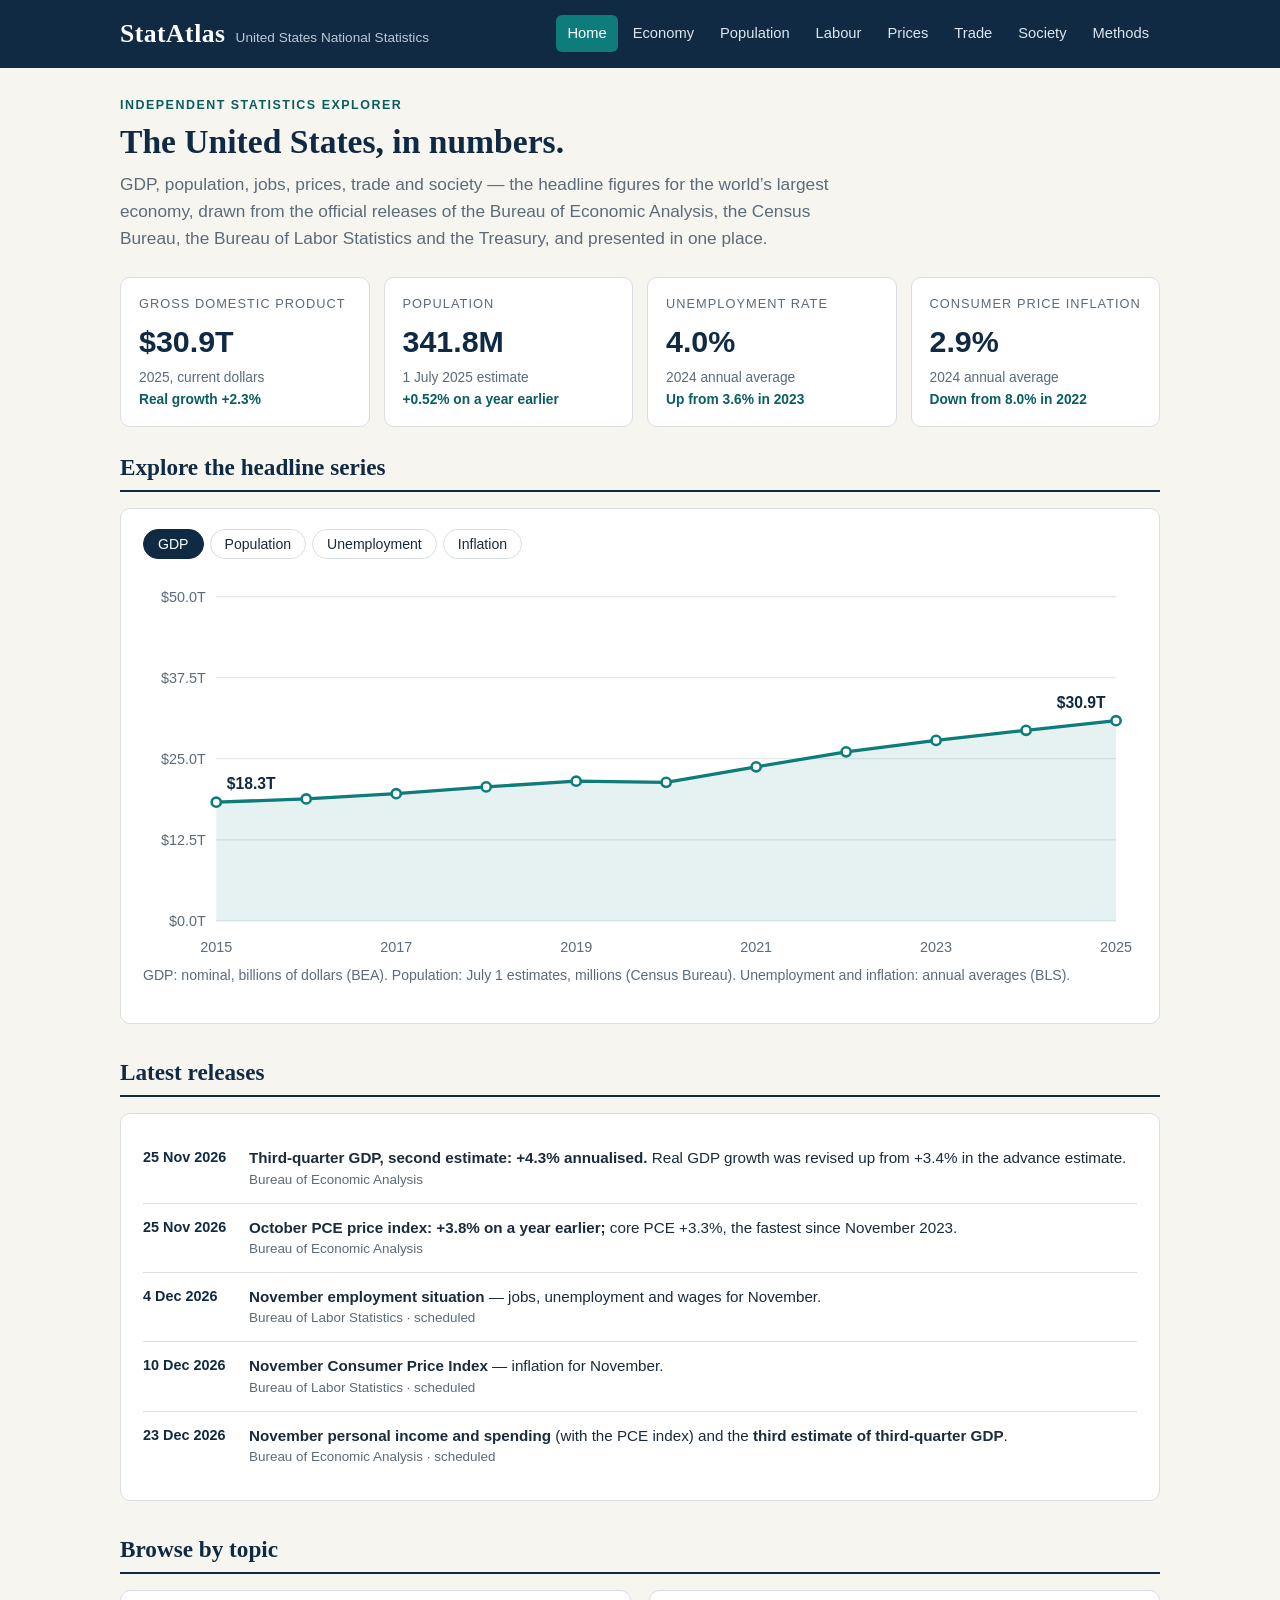
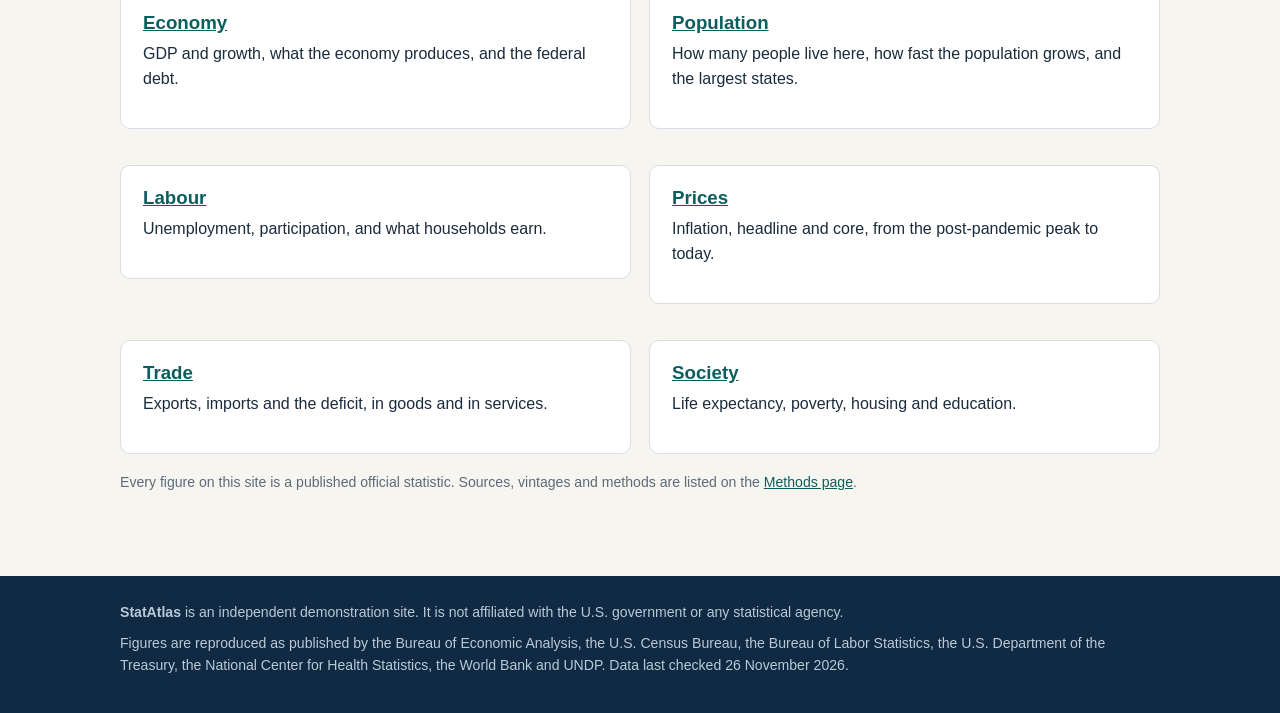
<file: app/index.html>
<!DOCTYPE html>
<html lang="en">
<head>
<meta charset="utf-8">
<meta name="viewport" content="width=device-width, initial-scale=1">
<title>StatAtlas — United States National Statistics</title>
<meta name="description" content="An independent explorer for United States national statistics: GDP, population, jobs, prices, trade and society, with real published figures.">
<link rel="stylesheet" href="css/style.css">
</head>
<body>
<header class="site-header">
  <div class="header-inner">
    <a class="wordmark" href="index.html"><strong>StatAtlas</strong><span>United States National Statistics</span></a>
    <button id="navToggle" aria-expanded="false" aria-controls="siteNav">Menu</button>
    <nav id="siteNav" aria-label="Sections">
      <ul>
        <li><a class="current" href="index.html">Home</a></li>
        <li><a href="economy.html">Economy</a></li>
        <li><a href="population.html">Population</a></li>
        <li><a href="labour.html">Labour</a></li>
        <li><a href="prices.html">Prices</a></li>
        <li><a href="trade.html">Trade</a></li>
        <li><a href="society.html">Society</a></li>
        <li><a href="methods.html">Methods</a></li>
      </ul>
    </nav>
  </div>
</header>

<main class="wrap">
  <div class="hero">
    <p class="eyebrow">Independent statistics explorer</p>
    <h1>The United States, in numbers.</h1>
    <p class="lede">GDP, population, jobs, prices, trade and society — the headline
    figures for the world&rsquo;s largest economy, drawn from the official
    releases of the Bureau of Economic Analysis, the Census Bureau, the
    Bureau of Labor Statistics and the Treasury, and presented in one place.</p>
  </div>

  <div class="kpis">
    <div class="kpi">
      <div class="k-label">Gross domestic product</div>
      <div class="k-value">$30.9T</div>
      <div class="k-sub">2025, current dollars</div>
      <div class="k-delta">Real growth +2.3%</div>
    </div>
    <div class="kpi">
      <div class="k-label">Population</div>
      <div class="k-value">341.8M</div>
      <div class="k-sub">1 July 2025 estimate</div>
      <div class="k-delta">+0.52% on a year earlier</div>
    </div>
    <div class="kpi">
      <div class="k-label">Unemployment rate</div>
      <div class="k-value">4.0%</div>
      <div class="k-sub">2024 annual average</div>
      <div class="k-delta">Up from 3.6% in 2023</div>
    </div>
    <div class="kpi">
      <div class="k-label">Consumer price inflation</div>
      <div class="k-value">2.9%</div>
      <div class="k-sub">2024 annual average</div>
      <div class="k-delta">Down from 8.0% in 2022</div>
    </div>
  </div>

  <section>
    <h2>Explore the headline series</h2>
    <div class="panel">
      <div class="seg" role="group" aria-label="Choose a series">
        <button class="seg-btn active" data-chart-target="dashChart" data-series="gdpNominal">GDP</button>
        <button class="seg-btn" data-chart-target="dashChart" data-series="population">Population</button>
        <button class="seg-btn" data-chart-target="dashChart" data-series="unemployment">Unemployment</button>
        <button class="seg-btn" data-chart-target="dashChart" data-series="cpiHeadline">Inflation</button>
      </div>
      <div class="chart" id="dashChart" data-chart="line" data-series="gdpNominal" data-aria="Headline indicator chart"></div>
      <p class="note">GDP: nominal, billions of dollars (BEA). Population: July 1 estimates,
      millions (Census Bureau). Unemployment and inflation: annual averages (BLS).</p>
    </div>
  </section>

  <section>
    <h2>Latest releases</h2>
    <div class="panel">
      <ul class="releases">
        <li>
          <span class="r-date">25 Nov 2026</span>
          <span class="r-body"><strong>Third-quarter GDP, second estimate: +4.3% annualised.</strong>
          Real GDP growth was revised up from +3.4% in the advance estimate.
          <small>Bureau of Economic Analysis</small></span>
        </li>
        <li>
          <span class="r-date">25 Nov 2026</span>
          <span class="r-body"><strong>October PCE price index: +3.8% on a year earlier;</strong>
          core PCE +3.3%, the fastest since November 2023.
          <small>Bureau of Economic Analysis</small></span>
        </li>
        <li>
          <span class="r-date">4 Dec 2026</span>
          <span class="r-body"><strong>November employment situation</strong> — jobs, unemployment
          and wages for November.
          <small>Bureau of Labor Statistics · scheduled</small></span>
        </li>
        <li>
          <span class="r-date">10 Dec 2026</span>
          <span class="r-body"><strong>November Consumer Price Index</strong> — inflation for November.
          <small>Bureau of Labor Statistics · scheduled</small></span>
        </li>
        <li>
          <span class="r-date">23 Dec 2026</span>
          <span class="r-body"><strong>November personal income and spending</strong> (with the PCE
          index) and the <strong>third estimate of third-quarter GDP</strong>.
          <small>Bureau of Economic Analysis · scheduled</small></span>
        </li>
      </ul>
    </div>
  </section>

  <section>
    <h2>Browse by topic</h2>
    <div class="grid-2-equal">
      <div class="panel"><h3><a href="economy.html">Economy</a></h3>
        <p>GDP and growth, what the economy produces, and the federal debt.</p></div>
      <div class="panel"><h3><a href="population.html">Population</a></h3>
        <p>How many people live here, how fast the population grows, and the largest states.</p></div>
      <div class="panel"><h3><a href="labour.html">Labour</a></h3>
        <p>Unemployment, participation, and what households earn.</p></div>
      <div class="panel"><h3><a href="prices.html">Prices</a></h3>
        <p>Inflation, headline and core, from the post-pandemic peak to today.</p></div>
      <div class="panel"><h3><a href="trade.html">Trade</a></h3>
        <p>Exports, imports and the deficit, in goods and in services.</p></div>
      <div class="panel"><h3><a href="society.html">Society</a></h3>
        <p>Life expectancy, poverty, housing and education.</p></div>
    </div>
    <p class="note">Every figure on this site is a published official statistic. Sources,
    vintages and methods are listed on the <a href="methods.html">Methods page</a>.</p>
  </section>
</main>

<footer class="site-footer">
  <div class="footer-inner">
    <p><strong>StatAtlas</strong> is an independent demonstration site. It is not
    affiliated with the U.S. government or any statistical agency.</p>
    <p>Figures are reproduced as published by the Bureau of Economic Analysis, the
    U.S. Census Bureau, the Bureau of Labor Statistics, the U.S. Department of the
    Treasury, the National Center for Health Statistics, the World Bank and UNDP.
    Data last checked <span data-updated>26 November 2026</span>.</p>
  </div>
</footer>

<script src="js/data.js"></script>
<script src="js/charts.js"></script>
<script src="js/app.js"></script>
</body>
</html>
</file>
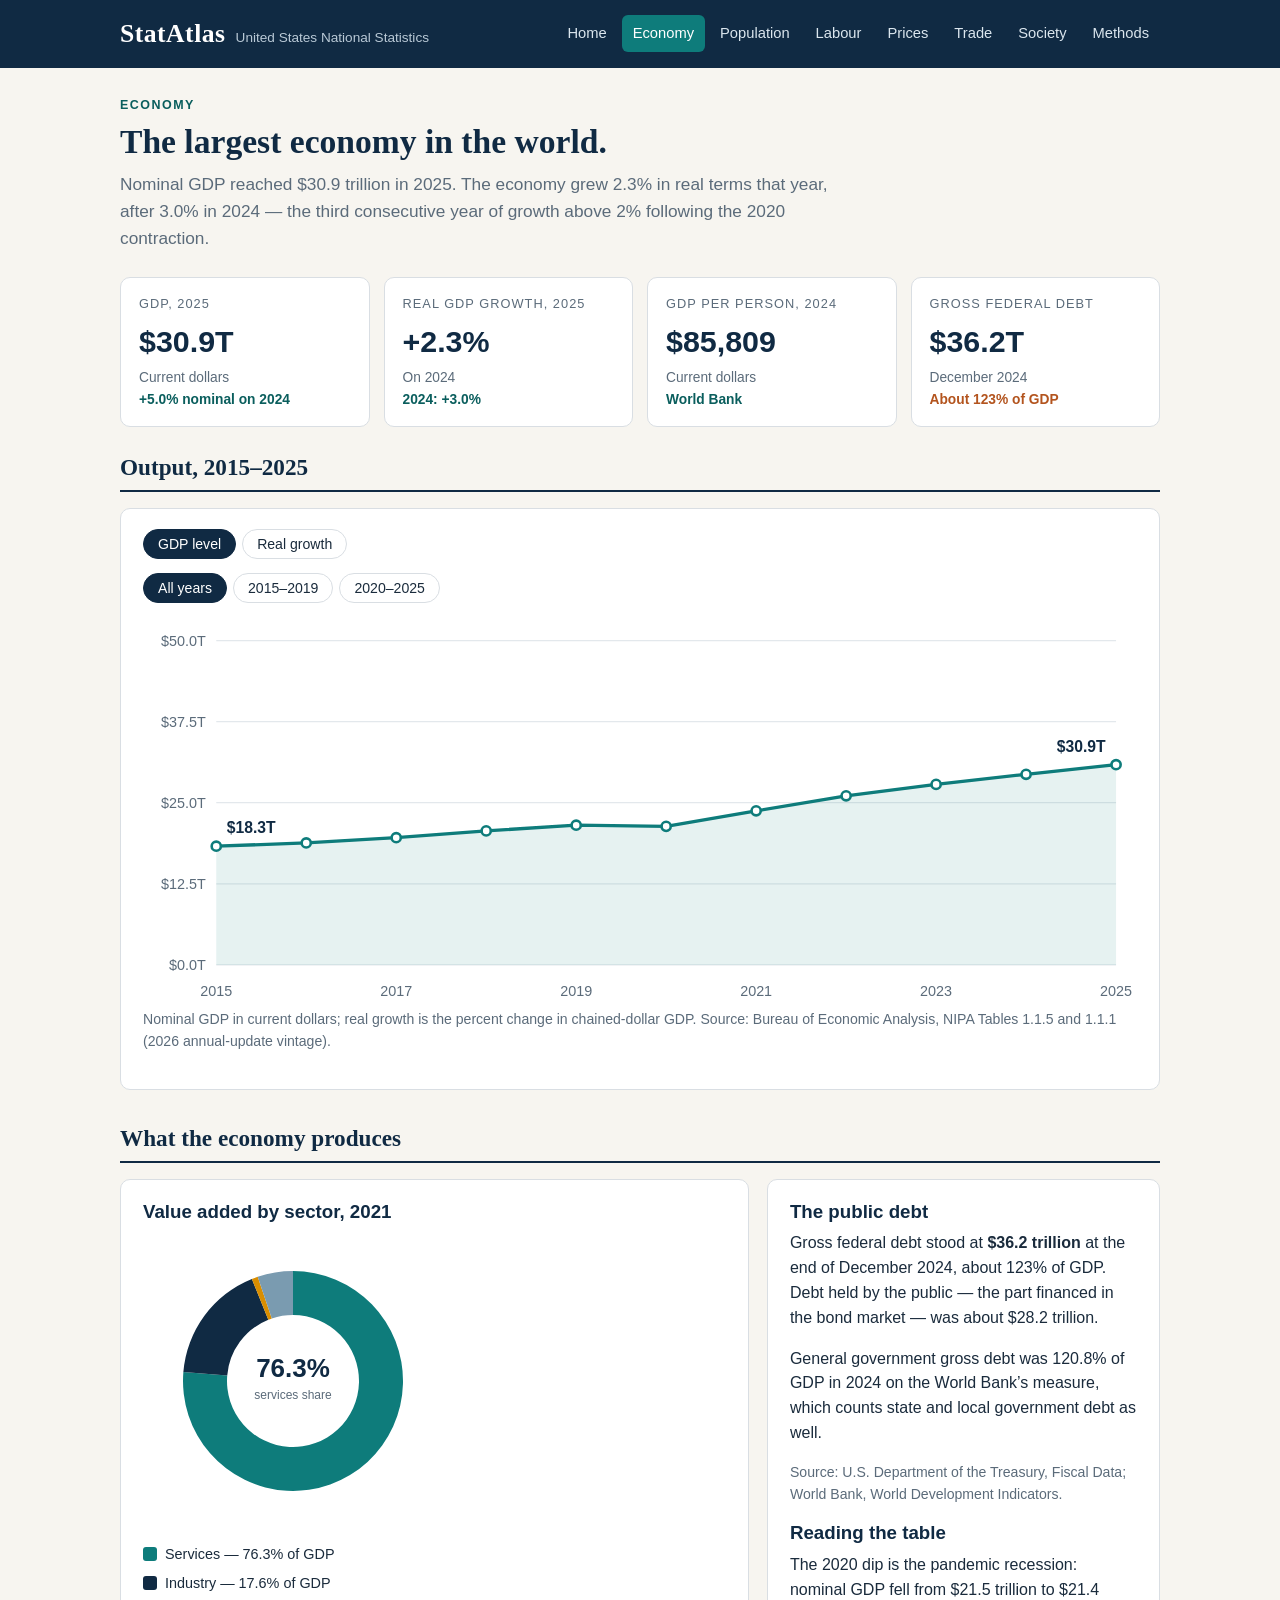
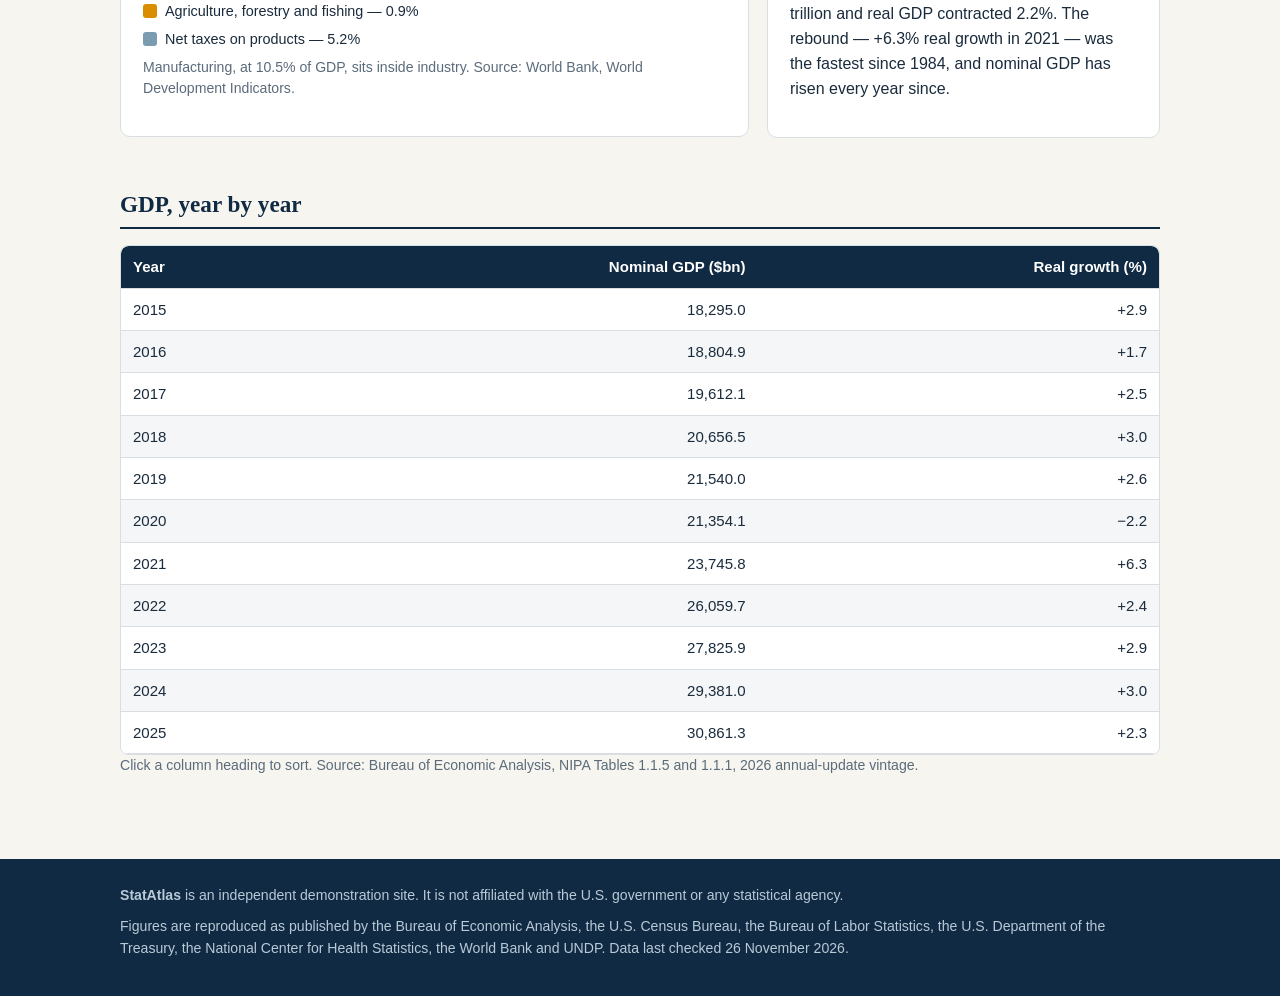
<file: app/economy.html>
<!DOCTYPE html>
<html lang="en">
<head>
<meta charset="utf-8">
<meta name="viewport" content="width=device-width, initial-scale=1">
<title>Economy — StatAtlas: United States National Statistics</title>
<meta name="description" content="United States GDP and growth, what the economy produces, and the federal debt. Real published figures from the BEA and the Treasury.">
<link rel="stylesheet" href="css/style.css">
</head>
<body>
<header class="site-header">
  <div class="header-inner">
    <a class="wordmark" href="index.html"><strong>StatAtlas</strong><span>United States National Statistics</span></a>
    <button id="navToggle" aria-expanded="false" aria-controls="siteNav">Menu</button>
    <nav id="siteNav" aria-label="Sections">
      <ul>
        <li><a href="index.html">Home</a></li>
        <li><a class="current" href="economy.html">Economy</a></li>
        <li><a href="population.html">Population</a></li>
        <li><a href="labour.html">Labour</a></li>
        <li><a href="prices.html">Prices</a></li>
        <li><a href="trade.html">Trade</a></li>
        <li><a href="society.html">Society</a></li>
        <li><a href="methods.html">Methods</a></li>
      </ul>
    </nav>
  </div>
</header>

<main class="wrap">
  <div class="hero">
    <p class="eyebrow">Economy</p>
    <h1>The largest economy in the world.</h1>
    <p class="lede">Nominal GDP reached $30.9 trillion in 2025. The economy grew 2.3% in
    real terms that year, after 3.0% in 2024 — the third consecutive year of
    growth above 2% following the 2020 contraction.</p>
  </div>

  <div class="kpis">
    <div class="kpi">
      <div class="k-label">GDP, 2025</div>
      <div class="k-value">$30.9T</div>
      <div class="k-sub">Current dollars</div>
      <div class="k-delta">+5.0% nominal on 2024</div>
    </div>
    <div class="kpi">
      <div class="k-label">Real GDP growth, 2025</div>
      <div class="k-value">+2.3%</div>
      <div class="k-sub">On 2024</div>
      <div class="k-delta">2024: +3.0%</div>
    </div>
    <div class="kpi">
      <div class="k-label">GDP per person, 2024</div>
      <div class="k-value">$85,809</div>
      <div class="k-sub">Current dollars</div>
      <div class="k-delta">World Bank</div>
    </div>
    <div class="kpi">
      <div class="k-label">Gross federal debt</div>
      <div class="k-value">$36.2T</div>
      <div class="k-sub">December 2024</div>
      <div class="k-delta down">About 123% of GDP</div>
    </div>
  </div>

  <section>
    <h2>Output, 2015–2025</h2>
    <div class="panel">
      <div class="seg" role="group" aria-label="Choose a series">
        <button class="seg-btn active" data-chart-target="gdpChart" data-series="gdpNominal">GDP level</button>
        <button class="seg-btn" data-chart-target="gdpChart" data-series="gdpRealGrowth">Real growth</button>
      </div>
      <div class="seg" role="group" aria-label="Choose a period">
        <button class="seg-btn active" data-chart-target="gdpChart" data-range="all">All years</button>
        <button class="seg-btn" data-chart-target="gdpChart" data-range="2015-2019">2015–2019</button>
        <button class="seg-btn" data-chart-target="gdpChart" data-range="2020-2025">2020–2025</button>
      </div>
      <div class="chart" id="gdpChart" data-chart="line" data-series="gdpNominal" data-aria="GDP chart"></div>
      <p class="note">Nominal GDP in current dollars; real growth is the percent change in
      chained-dollar GDP. Source: Bureau of Economic Analysis, NIPA Tables 1.1.5
      and 1.1.1 (2026 annual-update vintage).</p>
    </div>
  </section>

  <section>
    <h2>What the economy produces</h2>
    <div class="grid-2">
      <div class="panel">
        <h3>Value added by sector, 2021</h3>
        <div class="chart" id="compDonut" data-donut="gdpComposition2021" data-center="76.3%" data-center-sub="services share" data-aria="GDP composition donut chart"></div>
        <ul class="legend">
          <li><span class="sw" style="background:#0e7c7b"></span>Services — 76.3% of GDP</li>
          <li><span class="sw" style="background:#102a43"></span>Industry — 17.6% of GDP</li>
          <li><span class="sw" style="background:#d98e00"></span>Agriculture, forestry and fishing — 0.9%</li>
          <li><span class="sw" style="background:#7a9bb0"></span>Net taxes on products — 5.2%</li>
        </ul>
        <p class="note">Manufacturing, at 10.5% of GDP, sits inside industry.
        Source: World Bank, World Development Indicators.</p>
      </div>
      <div class="panel">
        <h3>The public debt</h3>
        <p>Gross federal debt stood at <strong>$36.2 trillion</strong> at the end of
        December 2024, about 123% of GDP. Debt held by the public — the part
        financed in the bond market — was about $28.2 trillion.</p>
        <p>General government gross debt was 120.8% of GDP in 2024 on the World
        Bank&rsquo;s measure, which counts state and local government debt as well.</p>
        <p class="note">Source: U.S. Department of the Treasury, Fiscal Data;
        World Bank, World Development Indicators.</p>
        <h3>Reading the table</h3>
        <p>The 2020 dip is the pandemic recession: nominal GDP fell from $21.5
        trillion to $21.4 trillion and real GDP contracted 2.2%. The rebound —
        +6.3% real growth in 2021 — was the fastest since 1984, and nominal
        GDP has risen every year since.</p>
      </div>
    </div>
  </section>

  <section>
    <h2>GDP, year by year</h2>
    <div class="table-wrap">
      <table class="sortable">
        <thead>
          <tr>
            <th data-sort="0" data-type="number">Year</th>
            <th data-sort="1" data-type="number" class="num">Nominal GDP ($bn)</th>
            <th data-sort="2" data-type="number" class="num">Real growth (%)</th>
          </tr>
        </thead>
        <tbody>
          <tr><td>2015</td><td class="num">18,295.0</td><td class="num">+2.9</td></tr>
          <tr><td>2016</td><td class="num">18,804.9</td><td class="num">+1.7</td></tr>
          <tr><td>2017</td><td class="num">19,612.1</td><td class="num">+2.5</td></tr>
          <tr><td>2018</td><td class="num">20,656.5</td><td class="num">+3.0</td></tr>
          <tr><td>2019</td><td class="num">21,540.0</td><td class="num">+2.6</td></tr>
          <tr><td>2020</td><td class="num">21,354.1</td><td class="num">−2.2</td></tr>
          <tr><td>2021</td><td class="num">23,745.8</td><td class="num">+6.3</td></tr>
          <tr><td>2022</td><td class="num">26,059.7</td><td class="num">+2.4</td></tr>
          <tr><td>2023</td><td class="num">27,825.9</td><td class="num">+2.9</td></tr>
          <tr><td>2024</td><td class="num">29,381.0</td><td class="num">+3.0</td></tr>
          <tr><td>2025</td><td class="num">30,861.3</td><td class="num">+2.3</td></tr>
        </tbody>
      </table>
    </div>
    <p class="note">Click a column heading to sort. Source: Bureau of Economic Analysis,
    NIPA Tables 1.1.5 and 1.1.1, 2026 annual-update vintage.</p>
  </section>
</main>

<footer class="site-footer">
  <div class="footer-inner">
    <p><strong>StatAtlas</strong> is an independent demonstration site. It is not
    affiliated with the U.S. government or any statistical agency.</p>
    <p>Figures are reproduced as published by the Bureau of Economic Analysis, the
    U.S. Census Bureau, the Bureau of Labor Statistics, the U.S. Department of the
    Treasury, the National Center for Health Statistics, the World Bank and UNDP.
    Data last checked <span data-updated>26 November 2026</span>.</p>
  </div>
</footer>

<script src="js/data.js"></script>
<script src="js/charts.js"></script>
<script src="js/app.js"></script>
</body>
</html>
</file>
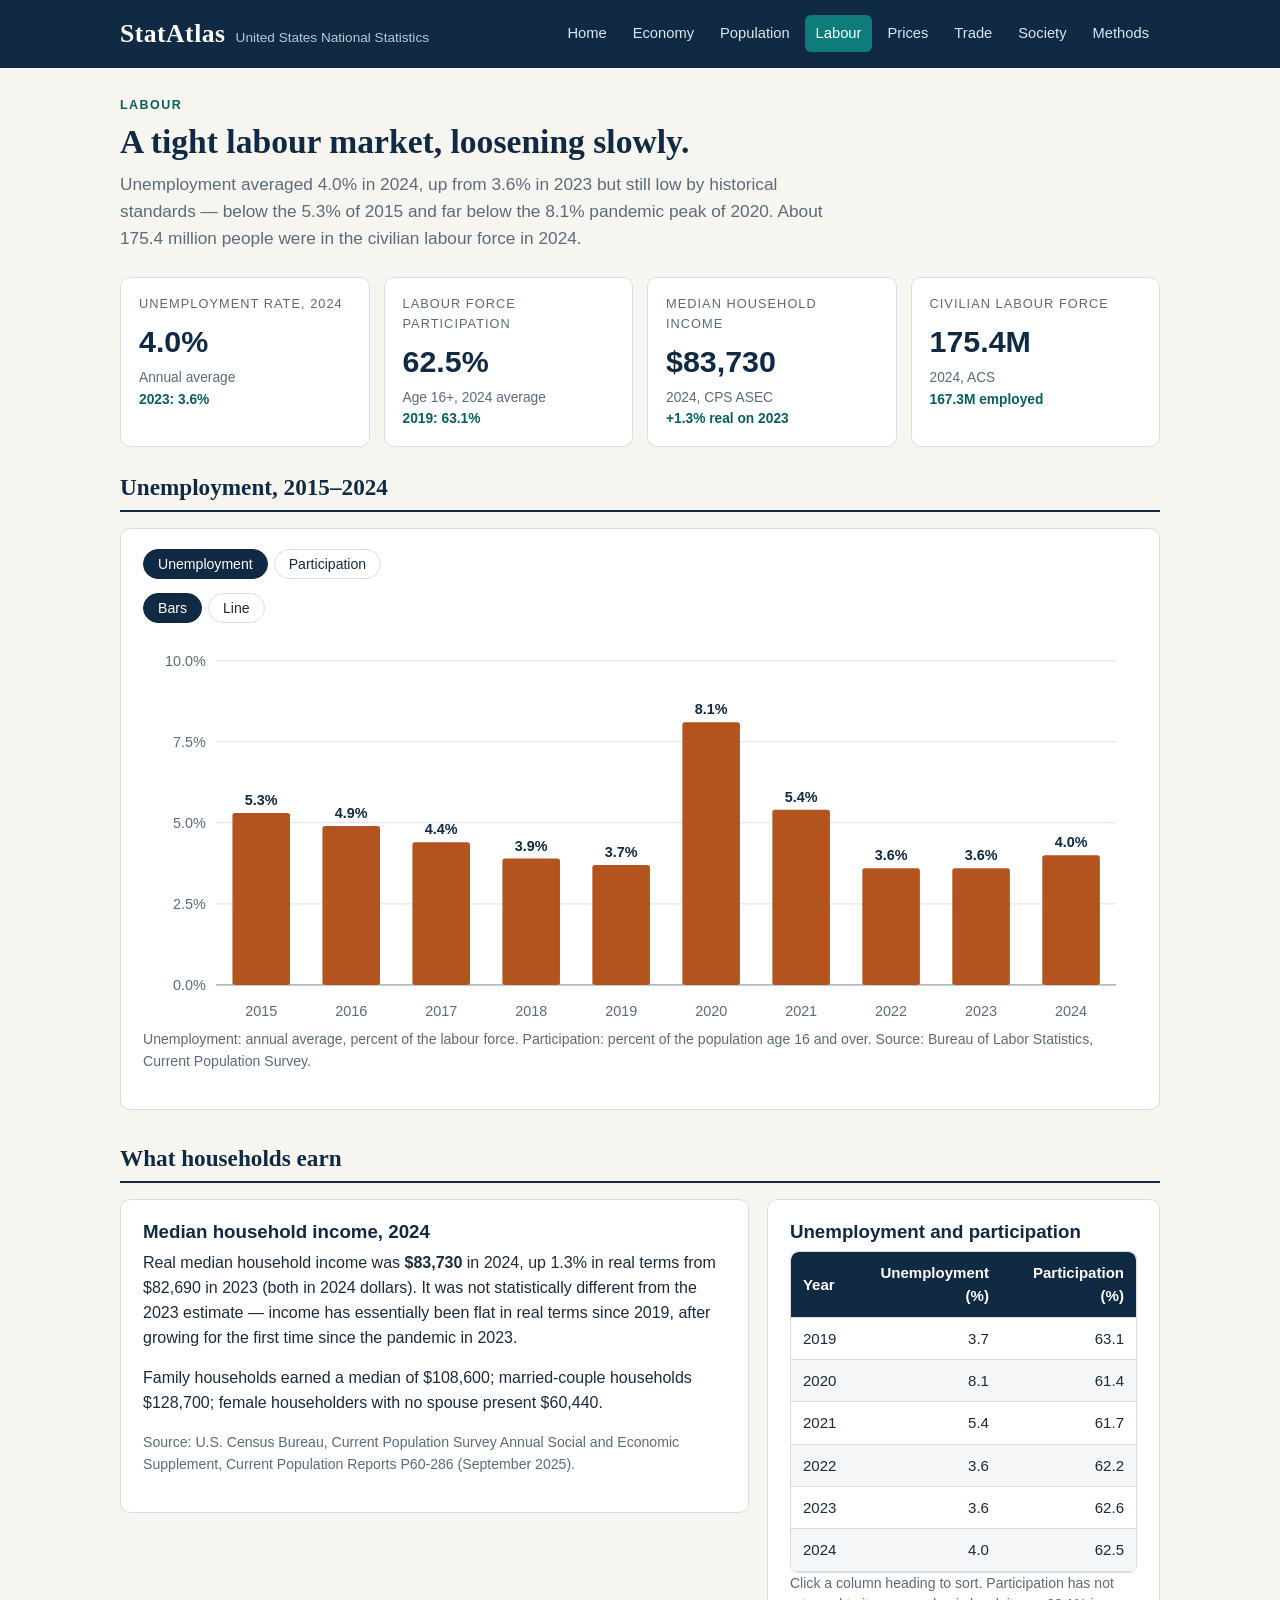
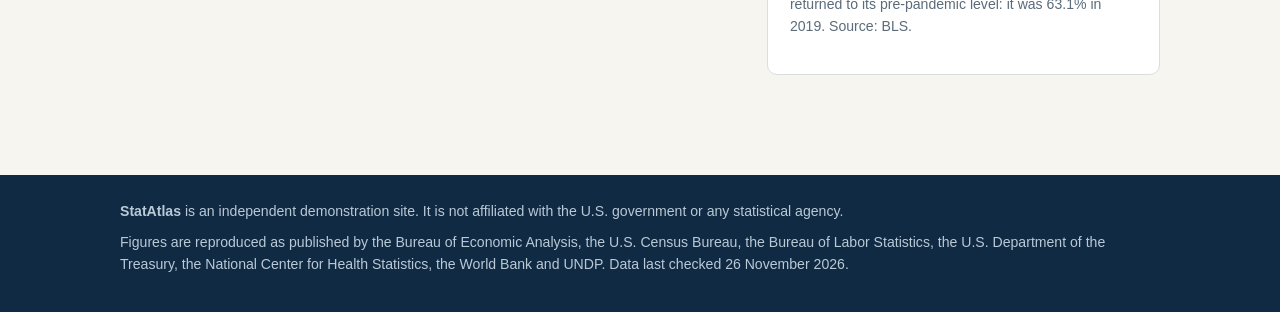
<file: app/labour.html>
<!DOCTYPE html>
<html lang="en">
<head>
<meta charset="utf-8">
<meta name="viewport" content="width=device-width, initial-scale=1">
<title>Labour — StatAtlas: United States National Statistics</title>
<meta name="description" content="United States unemployment, labour force participation and household income. Real published figures from the BLS and the Census Bureau.">
<link rel="stylesheet" href="css/style.css">
</head>
<body>
<header class="site-header">
  <div class="header-inner">
    <a class="wordmark" href="index.html"><strong>StatAtlas</strong><span>United States National Statistics</span></a>
    <button id="navToggle" aria-expanded="false" aria-controls="siteNav">Menu</button>
    <nav id="siteNav" aria-label="Sections">
      <ul>
        <li><a href="index.html">Home</a></li>
        <li><a href="economy.html">Economy</a></li>
        <li><a href="population.html">Population</a></li>
        <li><a class="current" href="labour.html">Labour</a></li>
        <li><a href="prices.html">Prices</a></li>
        <li><a href="trade.html">Trade</a></li>
        <li><a href="society.html">Society</a></li>
        <li><a href="methods.html">Methods</a></li>
      </ul>
    </nav>
  </div>
</header>

<main class="wrap">
  <div class="hero">
    <p class="eyebrow">Labour</p>
    <h1>A tight labour market, loosening slowly.</h1>
    <p class="lede">Unemployment averaged 4.0% in 2024, up from 3.6% in 2023 but still
    low by historical standards — below the 5.3% of 2015 and far below the
    8.1% pandemic peak of 2020. About 175.4 million people were in the
    civilian labour force in 2024.</p>
  </div>

  <div class="kpis">
    <div class="kpi">
      <div class="k-label">Unemployment rate, 2024</div>
      <div class="k-value">4.0%</div>
      <div class="k-sub">Annual average</div>
      <div class="k-delta">2023: 3.6%</div>
    </div>
    <div class="kpi">
      <div class="k-label">Labour force participation</div>
      <div class="k-value">62.5%</div>
      <div class="k-sub">Age 16+, 2024 average</div>
      <div class="k-delta">2019: 63.1%</div>
    </div>
    <div class="kpi">
      <div class="k-label">Median household income</div>
      <div class="k-value">$83,730</div>
      <div class="k-sub">2024, CPS ASEC</div>
      <div class="k-delta">+1.3% real on 2023</div>
    </div>
    <div class="kpi">
      <div class="k-label">Civilian labour force</div>
      <div class="k-value">175.4M</div>
      <div class="k-sub">2024, ACS</div>
      <div class="k-delta">167.3M employed</div>
    </div>
  </div>

  <section>
    <h2>Unemployment, 2015–2024</h2>
    <div class="panel">
      <div class="seg" role="group" aria-label="Choose a series">
        <button class="seg-btn active" data-chart-target="labChart" data-series="unemployment">Unemployment</button>
        <button class="seg-btn" data-chart-target="labChart" data-series="participation">Participation</button>
      </div>
      <div class="seg" role="group" aria-label="Choose a chart type">
        <button class="seg-btn active" data-chart-target="labChart" data-kind="bar">Bars</button>
        <button class="seg-btn" data-chart-target="labChart" data-kind="line">Line</button>
      </div>
      <div class="chart" id="labChart" data-chart="bar" data-series="unemployment" data-aria="Labour market chart"></div>
      <p class="note">Unemployment: annual average, percent of the labour force.
      Participation: percent of the population age 16 and over. Source: Bureau of
      Labor Statistics, Current Population Survey.</p>
    </div>
  </section>

  <section>
    <h2>What households earn</h2>
    <div class="grid-2">
      <div class="panel">
        <h3>Median household income, 2024</h3>
        <p>Real median household income was <strong>$83,730</strong> in 2024,
        up 1.3% in real terms from $82,690 in 2023 (both in 2024 dollars). It
        was not statistically different from the 2023 estimate — income has
        essentially been flat in real terms since 2019, after growing for the
        first time since the pandemic in 2023.</p>
        <p>Family households earned a median of $108,600; married-couple
        households $128,700; female householders with no spouse present $60,440.</p>
        <p class="note">Source: U.S. Census Bureau, Current Population Survey
        Annual Social and Economic Supplement, Current Population Reports
        P60-286 (September 2025).</p>
      </div>
      <div class="panel">
        <h3>Unemployment and participation</h3>
        <div class="table-wrap">
          <table class="sortable">
            <thead>
              <tr>
                <th data-sort="0" data-type="number">Year</th>
                <th data-sort="1" data-type="number" class="num">Unemployment (%)</th>
                <th data-sort="2" data-type="number" class="num">Participation (%)</th>
              </tr>
            </thead>
            <tbody>
              <tr><td>2019</td><td class="num">3.7</td><td class="num">63.1</td></tr>
              <tr><td>2020</td><td class="num">8.1</td><td class="num">61.4</td></tr>
              <tr><td>2021</td><td class="num">5.4</td><td class="num">61.7</td></tr>
              <tr><td>2022</td><td class="num">3.6</td><td class="num">62.2</td></tr>
              <tr><td>2023</td><td class="num">3.6</td><td class="num">62.6</td></tr>
              <tr><td>2024</td><td class="num">4.0</td><td class="num">62.5</td></tr>
            </tbody>
          </table>
        </div>
        <p class="note">Click a column heading to sort. Participation has not
        returned to its pre-pandemic level: it was 63.1% in 2019. Source: BLS.</p>
      </div>
    </div>
  </section>
</main>

<footer class="site-footer">
  <div class="footer-inner">
    <p><strong>StatAtlas</strong> is an independent demonstration site. It is not
    affiliated with the U.S. government or any statistical agency.</p>
    <p>Figures are reproduced as published by the Bureau of Economic Analysis, the
    U.S. Census Bureau, the Bureau of Labor Statistics, the U.S. Department of the
    Treasury, the National Center for Health Statistics, the World Bank and UNDP.
    Data last checked <span data-updated>26 November 2026</span>.</p>
  </div>
</footer>

<script src="js/data.js"></script>
<script src="js/charts.js"></script>
<script src="js/app.js"></script>
</body>
</html>
</file>
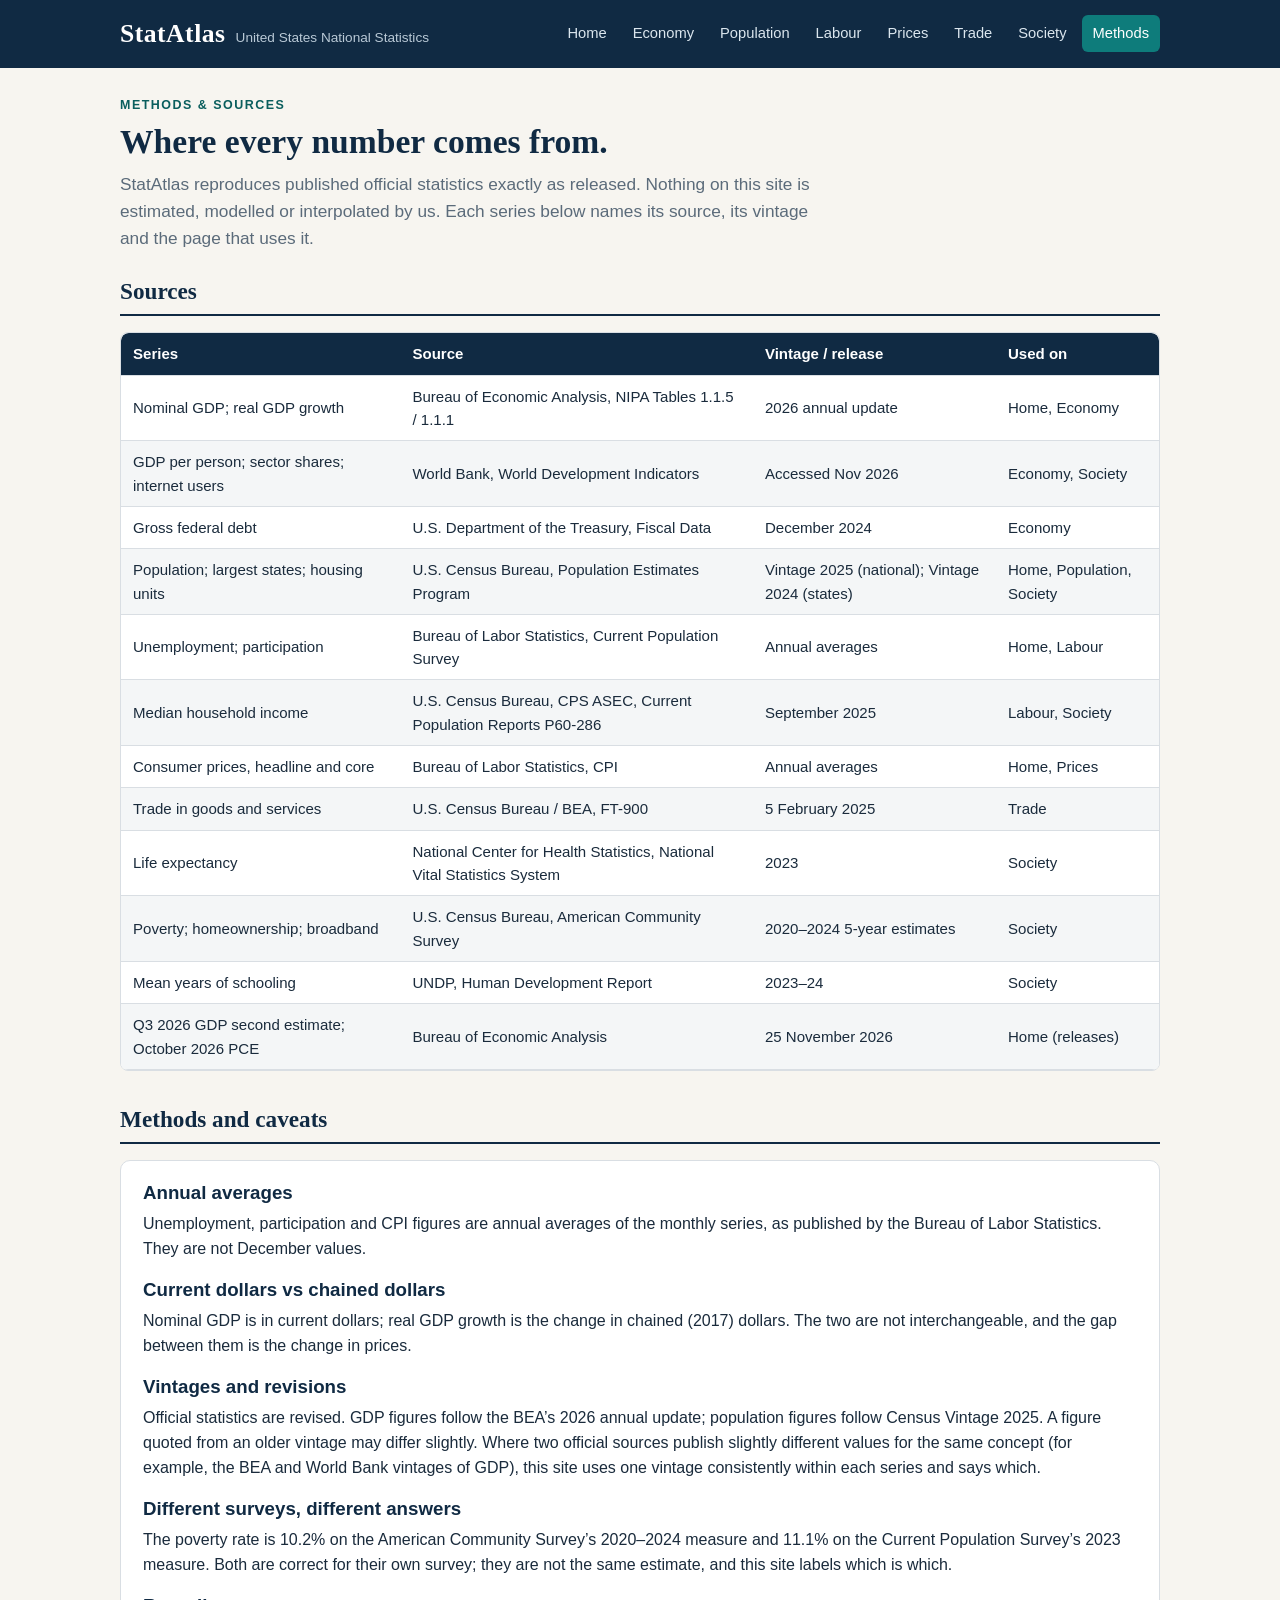
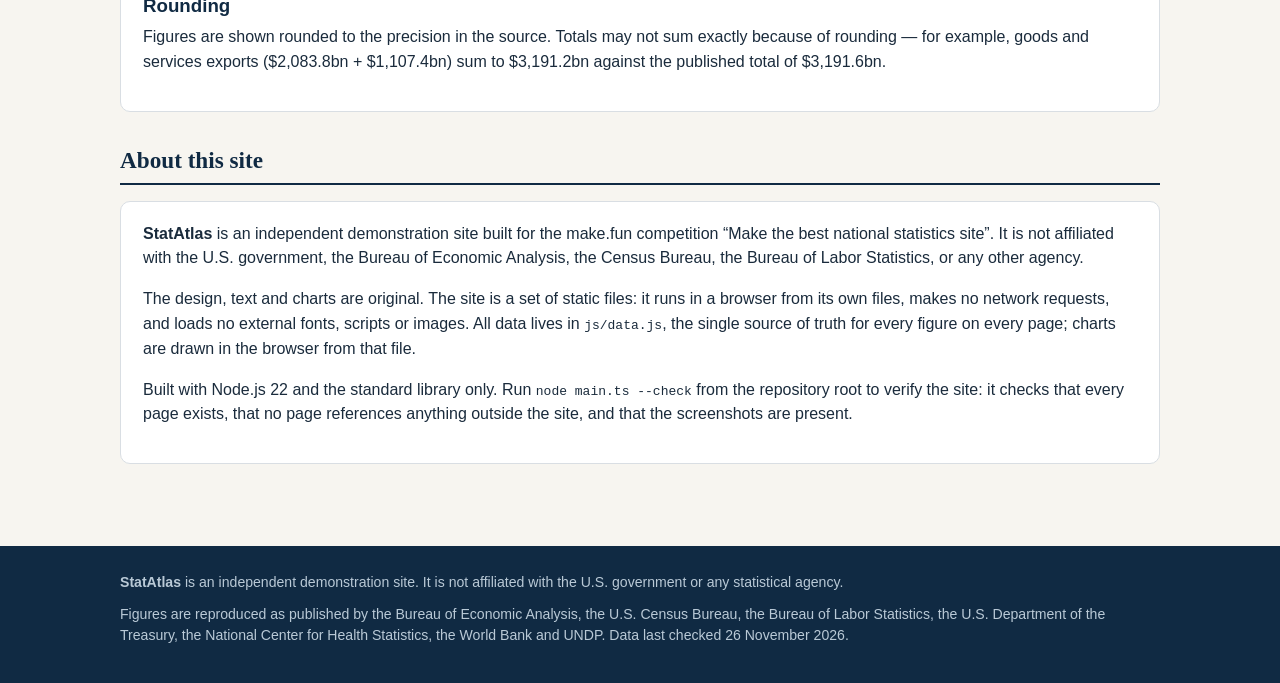
<file: app/methods.html>
<!DOCTYPE html>
<html lang="en">
<head>
<meta charset="utf-8">
<meta name="viewport" content="width=device-width, initial-scale=1">
<title>Methods &amp; sources — StatAtlas: United States National Statistics</title>
<meta name="description" content="Where every StatAtlas figure comes from, which vintage it is, and how the site is built.">
<link rel="stylesheet" href="css/style.css">
</head>
<body>
<header class="site-header">
  <div class="header-inner">
    <a class="wordmark" href="index.html"><strong>StatAtlas</strong><span>United States National Statistics</span></a>
    <button id="navToggle" aria-expanded="false" aria-controls="siteNav">Menu</button>
    <nav id="siteNav" aria-label="Sections">
      <ul>
        <li><a href="index.html">Home</a></li>
        <li><a href="economy.html">Economy</a></li>
        <li><a href="population.html">Population</a></li>
        <li><a href="labour.html">Labour</a></li>
        <li><a href="prices.html">Prices</a></li>
        <li><a href="trade.html">Trade</a></li>
        <li><a href="society.html">Society</a></li>
        <li><a class="current" href="methods.html">Methods</a></li>
      </ul>
    </nav>
  </div>
</header>

<main class="wrap">
  <div class="hero">
    <p class="eyebrow">Methods &amp; sources</p>
    <h1>Where every number comes from.</h1>
    <p class="lede">StatAtlas reproduces published official statistics exactly as released.
    Nothing on this site is estimated, modelled or interpolated by us. Each
    series below names its source, its vintage and the page that uses it.</p>
  </div>

  <section>
    <h2>Sources</h2>
    <div class="table-wrap">
      <table>
        <thead>
          <tr><th>Series</th><th>Source</th><th>Vintage / release</th><th>Used on</th></tr>
        </thead>
        <tbody>
          <tr><td>Nominal GDP; real GDP growth</td><td>Bureau of Economic Analysis, NIPA Tables 1.1.5 / 1.1.1</td><td>2026 annual update</td><td>Home, Economy</td></tr>
          <tr><td>GDP per person; sector shares; internet users</td><td>World Bank, World Development Indicators</td><td>Accessed Nov 2026</td><td>Economy, Society</td></tr>
          <tr><td>Gross federal debt</td><td>U.S. Department of the Treasury, Fiscal Data</td><td>December 2024</td><td>Economy</td></tr>
          <tr><td>Population; largest states; housing units</td><td>U.S. Census Bureau, Population Estimates Program</td><td>Vintage 2025 (national); Vintage 2024 (states)</td><td>Home, Population, Society</td></tr>
          <tr><td>Unemployment; participation</td><td>Bureau of Labor Statistics, Current Population Survey</td><td>Annual averages</td><td>Home, Labour</td></tr>
          <tr><td>Median household income</td><td>U.S. Census Bureau, CPS ASEC, Current Population Reports P60-286</td><td>September 2025</td><td>Labour, Society</td></tr>
          <tr><td>Consumer prices, headline and core</td><td>Bureau of Labor Statistics, CPI</td><td>Annual averages</td><td>Home, Prices</td></tr>
          <tr><td>Trade in goods and services</td><td>U.S. Census Bureau / BEA, FT-900</td><td>5 February 2025</td><td>Trade</td></tr>
          <tr><td>Life expectancy</td><td>National Center for Health Statistics, National Vital Statistics System</td><td>2023</td><td>Society</td></tr>
          <tr><td>Poverty; homeownership; broadband</td><td>U.S. Census Bureau, American Community Survey</td><td>2020–2024 5-year estimates</td><td>Society</td></tr>
          <tr><td>Mean years of schooling</td><td>UNDP, Human Development Report</td><td>2023–24</td><td>Society</td></tr>
          <tr><td>Q3 2026 GDP second estimate; October 2026 PCE</td><td>Bureau of Economic Analysis</td><td>25 November 2026</td><td>Home (releases)</td></tr>
        </tbody>
      </table>
    </div>
  </section>

  <section>
    <h2>Methods and caveats</h2>
    <div class="panel">
      <h3>Annual averages</h3>
      <p>Unemployment, participation and CPI figures are annual averages of the
      monthly series, as published by the Bureau of Labor Statistics. They are
      not December values.</p>
      <h3>Current dollars vs chained dollars</h3>
      <p>Nominal GDP is in current dollars; real GDP growth is the change in
      chained (2017) dollars. The two are not interchangeable, and the gap
      between them is the change in prices.</p>
      <h3>Vintages and revisions</h3>
      <p>Official statistics are revised. GDP figures follow the BEA&rsquo;s 2026
      annual update; population figures follow Census Vintage 2025. A figure
      quoted from an older vintage may differ slightly. Where two official
      sources publish slightly different values for the same concept (for
      example, the BEA and World Bank vintages of GDP), this site uses one
      vintage consistently within each series and says which.</p>
      <h3>Different surveys, different answers</h3>
      <p>The poverty rate is 10.2% on the American Community Survey&rsquo;s
      2020–2024 measure and 11.1% on the Current Population Survey&rsquo;s 2023
      measure. Both are correct for their own survey; they are not the same
      estimate, and this site labels which is which.</p>
      <h3>Rounding</h3>
      <p>Figures are shown rounded to the precision in the source. Totals may
      not sum exactly because of rounding — for example, goods and services
      exports ($2,083.8bn + $1,107.4bn) sum to $3,191.2bn against the published
      total of $3,191.6bn.</p>
    </div>
  </section>

  <section>
    <h2>About this site</h2>
    <div class="panel">
      <p><strong>StatAtlas</strong> is an independent demonstration site built for the
      make.fun competition &ldquo;Make the best national statistics site&rdquo;. It
      is not affiliated with the U.S. government, the Bureau of Economic Analysis,
      the Census Bureau, the Bureau of Labor Statistics, or any other agency.</p>
      <p>The design, text and charts are original. The site is a set of static
      files: it runs in a browser from its own files, makes no network requests,
      and loads no external fonts, scripts or images. All data lives in
      <code>js/data.js</code>, the single source of truth for every figure on
      every page; charts are drawn in the browser from that file.</p>
      <p>Built with Node.js 22 and the standard library only. Run
      <code>node main.ts --check</code> from the repository root to verify the site:
      it checks that every page exists, that no page references anything outside
      the site, and that the screenshots are present.</p>
    </div>
  </section>
</main>

<footer class="site-footer">
  <div class="footer-inner">
    <p><strong>StatAtlas</strong> is an independent demonstration site. It is not
    affiliated with the U.S. government or any statistical agency.</p>
    <p>Figures are reproduced as published by the Bureau of Economic Analysis, the
    U.S. Census Bureau, the Bureau of Labor Statistics, the U.S. Department of the
    Treasury, the National Center for Health Statistics, the World Bank and UNDP.
    Data last checked <span data-updated>26 November 2026</span>.</p>
  </div>
</footer>

<script src="js/data.js"></script>
<script src="js/charts.js"></script>
<script src="js/app.js"></script>
</body>
</html>
</file>
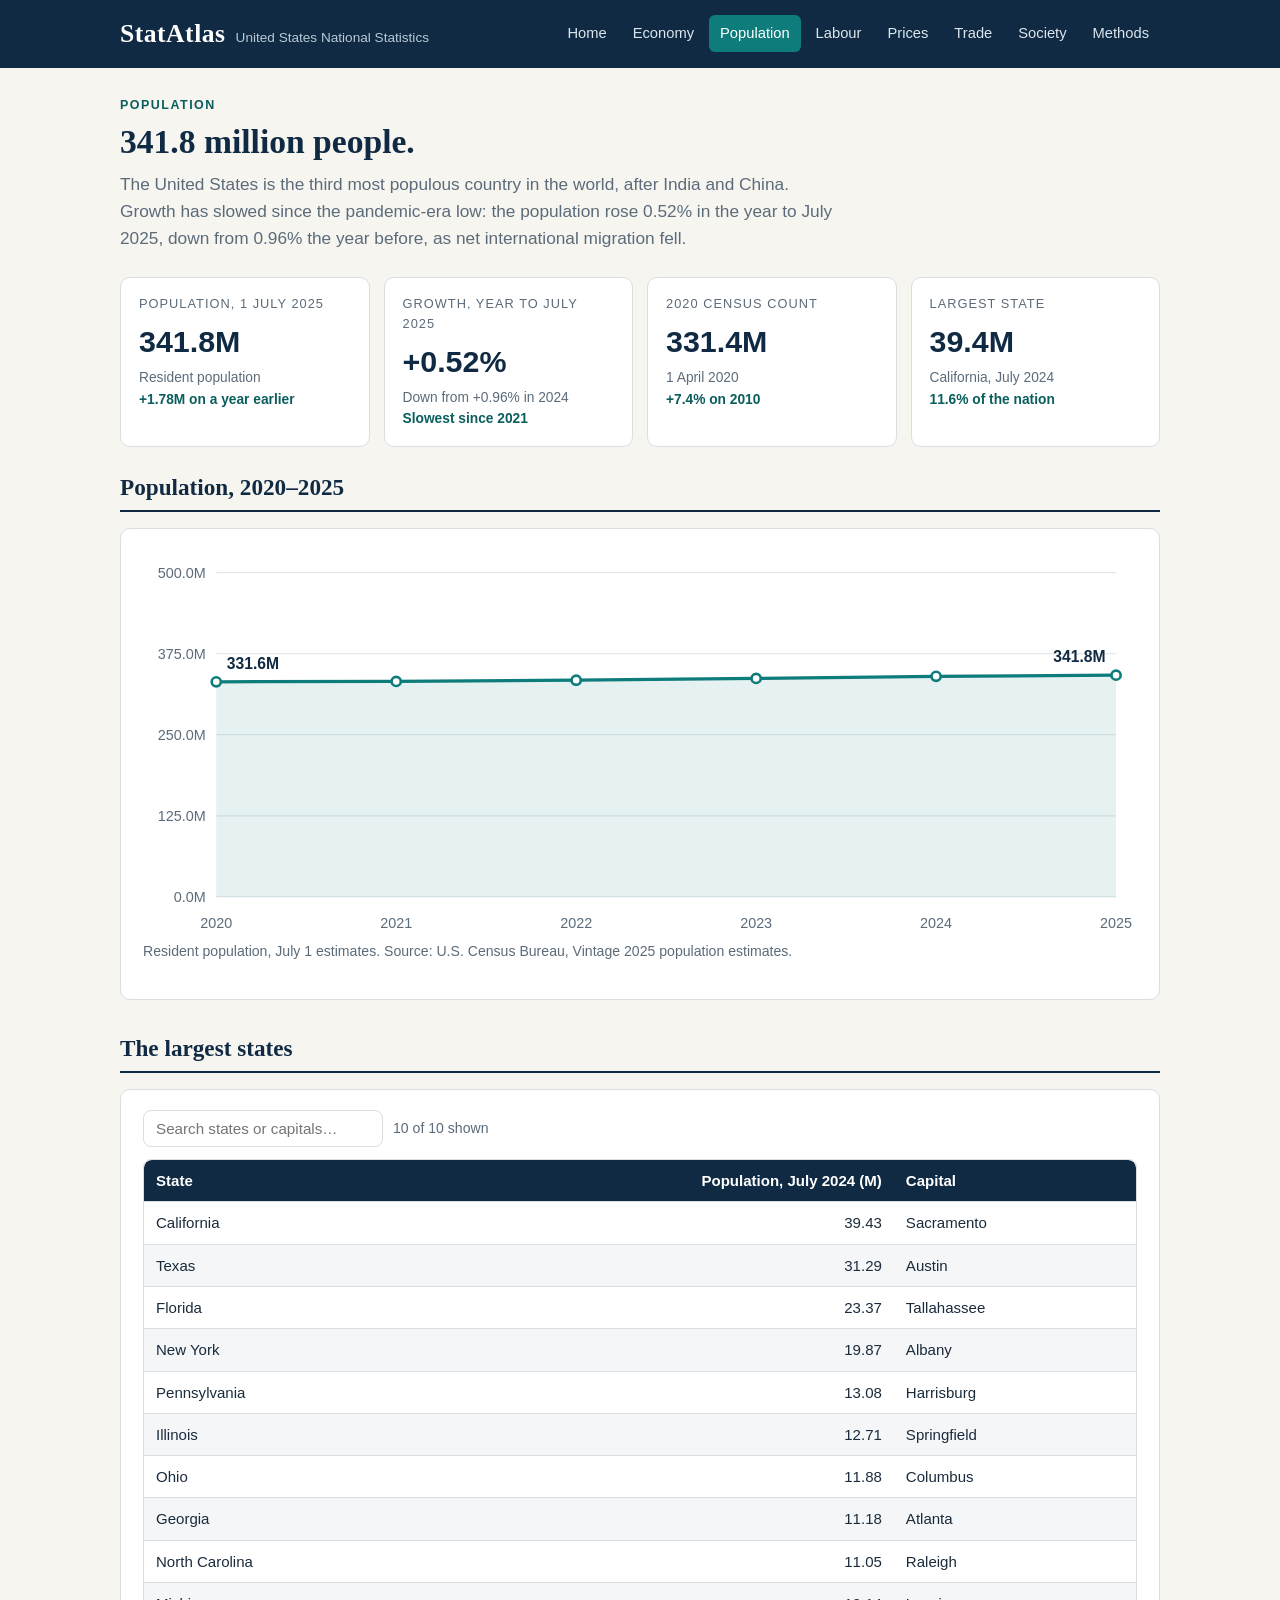
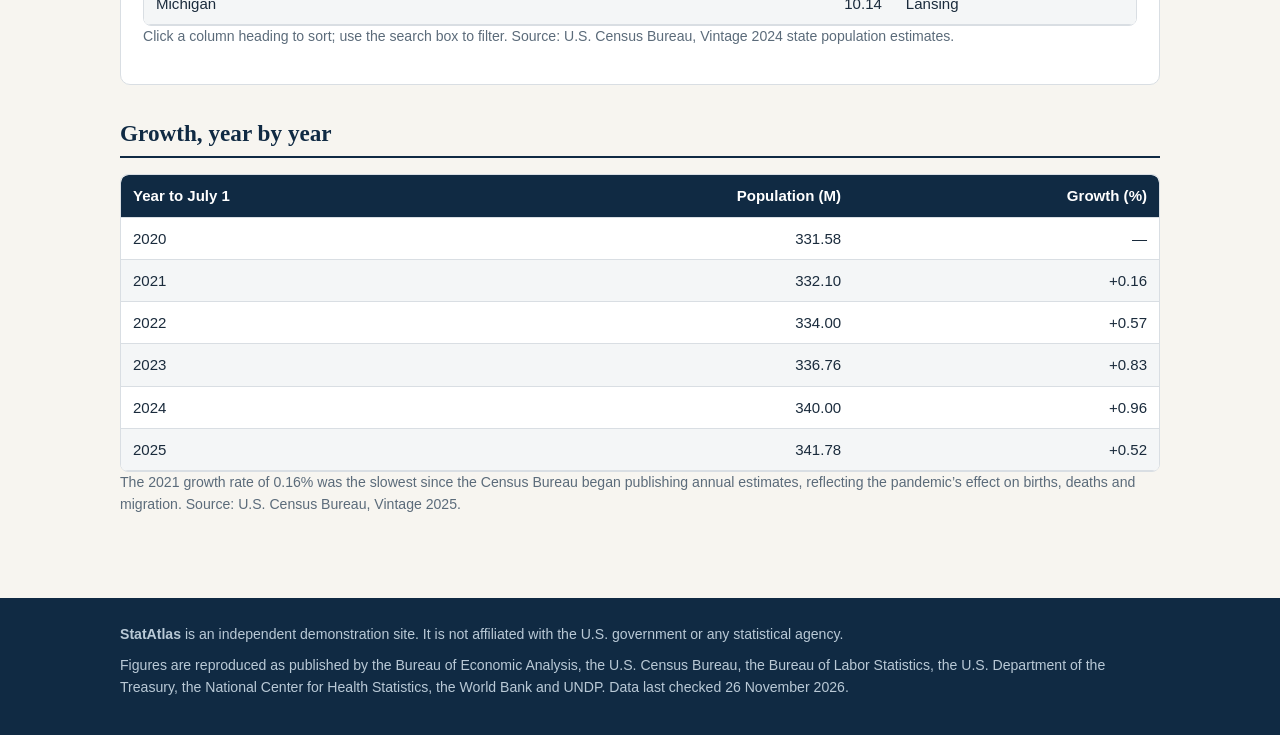
<file: app/population.html>
<!DOCTYPE html>
<html lang="en">
<head>
<meta charset="utf-8">
<meta name="viewport" content="width=device-width, initial-scale=1">
<title>Population — StatAtlas: United States National Statistics</title>
<meta name="description" content="United States population: how many people, how fast it grows, and the largest states. Real published figures from the Census Bureau.">
<link rel="stylesheet" href="css/style.css">
</head>
<body>
<header class="site-header">
  <div class="header-inner">
    <a class="wordmark" href="index.html"><strong>StatAtlas</strong><span>United States National Statistics</span></a>
    <button id="navToggle" aria-expanded="false" aria-controls="siteNav">Menu</button>
    <nav id="siteNav" aria-label="Sections">
      <ul>
        <li><a href="index.html">Home</a></li>
        <li><a href="economy.html">Economy</a></li>
        <li><a class="current" href="population.html">Population</a></li>
        <li><a href="labour.html">Labour</a></li>
        <li><a href="prices.html">Prices</a></li>
        <li><a href="trade.html">Trade</a></li>
        <li><a href="society.html">Society</a></li>
        <li><a href="methods.html">Methods</a></li>
      </ul>
    </nav>
  </div>
</header>

<main class="wrap">
  <div class="hero">
    <p class="eyebrow">Population</p>
    <h1>341.8 million people.</h1>
    <p class="lede">The United States is the third most populous country in the world,
    after India and China. Growth has slowed since the pandemic-era low:
    the population rose 0.52% in the year to July 2025, down from 0.96% the
    year before, as net international migration fell.</p>
  </div>

  <div class="kpis">
    <div class="kpi">
      <div class="k-label">Population, 1 July 2025</div>
      <div class="k-value">341.8M</div>
      <div class="k-sub">Resident population</div>
      <div class="k-delta">+1.78M on a year earlier</div>
    </div>
    <div class="kpi">
      <div class="k-label">Growth, year to July 2025</div>
      <div class="k-value">+0.52%</div>
      <div class="k-sub">Down from +0.96% in 2024</div>
      <div class="k-delta">Slowest since 2021</div>
    </div>
    <div class="kpi">
      <div class="k-label">2020 census count</div>
      <div class="k-value">331.4M</div>
      <div class="k-sub">1 April 2020</div>
      <div class="k-delta">+7.4% on 2010</div>
    </div>
    <div class="kpi">
      <div class="k-label">Largest state</div>
      <div class="k-value">39.4M</div>
      <div class="k-sub">California, July 2024</div>
      <div class="k-delta">11.6% of the nation</div>
    </div>
  </div>

  <section>
    <h2>Population, 2020–2025</h2>
    <div class="panel">
      <div class="chart" id="popChart" data-chart="line" data-series="population" data-aria="Population chart"></div>
      <p class="note">Resident population, July 1 estimates. Source: U.S. Census Bureau,
      Vintage 2025 population estimates.</p>
    </div>
  </section>

  <section>
    <h2>The largest states</h2>
    <div class="panel">
      <div class="filter-row">
        <input type="search" data-filter="#statesTable" data-filter-count="#statesCount"
          placeholder="Search states or capitals…" aria-label="Search states">
        <span class="filter-count" id="statesCount">10 of 10 shown</span>
      </div>
      <div class="table-wrap">
        <table class="sortable" id="statesTable">
          <thead>
            <tr>
              <th data-sort="0" data-type="text">State</th>
              <th data-sort="1" data-type="number" class="num">Population, July 2024 (M)</th>
              <th data-sort="2" data-type="text">Capital</th>
            </tr>
          </thead>
          <tbody>
            <tr><td>California</td><td class="num">39.43</td><td>Sacramento</td></tr>
            <tr><td>Texas</td><td class="num">31.29</td><td>Austin</td></tr>
            <tr><td>Florida</td><td class="num">23.37</td><td>Tallahassee</td></tr>
            <tr><td>New York</td><td class="num">19.87</td><td>Albany</td></tr>
            <tr><td>Pennsylvania</td><td class="num">13.08</td><td>Harrisburg</td></tr>
            <tr><td>Illinois</td><td class="num">12.71</td><td>Springfield</td></tr>
            <tr><td>Ohio</td><td class="num">11.88</td><td>Columbus</td></tr>
            <tr><td>Georgia</td><td class="num">11.18</td><td>Atlanta</td></tr>
            <tr><td>North Carolina</td><td class="num">11.05</td><td>Raleigh</td></tr>
            <tr><td>Michigan</td><td class="num">10.14</td><td>Lansing</td></tr>
          </tbody>
        </table>
      </div>
      <p class="note">Click a column heading to sort; use the search box to filter.
      Source: U.S. Census Bureau, Vintage 2024 state population estimates.</p>
    </div>
  </section>

  <section>
    <h2>Growth, year by year</h2>
    <div class="table-wrap">
      <table class="sortable">
        <thead>
          <tr>
            <th data-sort="0" data-type="number">Year to July 1</th>
            <th data-sort="1" data-type="number" class="num">Population (M)</th>
            <th data-sort="2" data-type="number" class="num">Growth (%)</th>
          </tr>
        </thead>
        <tbody>
          <tr><td>2020</td><td class="num">331.58</td><td class="num">—</td></tr>
          <tr><td>2021</td><td class="num">332.10</td><td class="num">+0.16</td></tr>
          <tr><td>2022</td><td class="num">334.00</td><td class="num">+0.57</td></tr>
          <tr><td>2023</td><td class="num">336.76</td><td class="num">+0.83</td></tr>
          <tr><td>2024</td><td class="num">340.00</td><td class="num">+0.96</td></tr>
          <tr><td>2025</td><td class="num">341.78</td><td class="num">+0.52</td></tr>
        </tbody>
      </table>
    </div>
    <p class="note">The 2021 growth rate of 0.16% was the slowest since the Census Bureau
    began publishing annual estimates, reflecting the pandemic&rsquo;s effect on
    births, deaths and migration. Source: U.S. Census Bureau, Vintage 2025.</p>
  </section>
</main>

<footer class="site-footer">
  <div class="footer-inner">
    <p><strong>StatAtlas</strong> is an independent demonstration site. It is not
    affiliated with the U.S. government or any statistical agency.</p>
    <p>Figures are reproduced as published by the Bureau of Economic Analysis, the
    U.S. Census Bureau, the Bureau of Labor Statistics, the U.S. Department of the
    Treasury, the National Center for Health Statistics, the World Bank and UNDP.
    Data last checked <span data-updated>26 November 2026</span>.</p>
  </div>
</footer>

<script src="js/data.js"></script>
<script src="js/charts.js"></script>
<script src="js/app.js"></script>
</body>
</html>
</file>
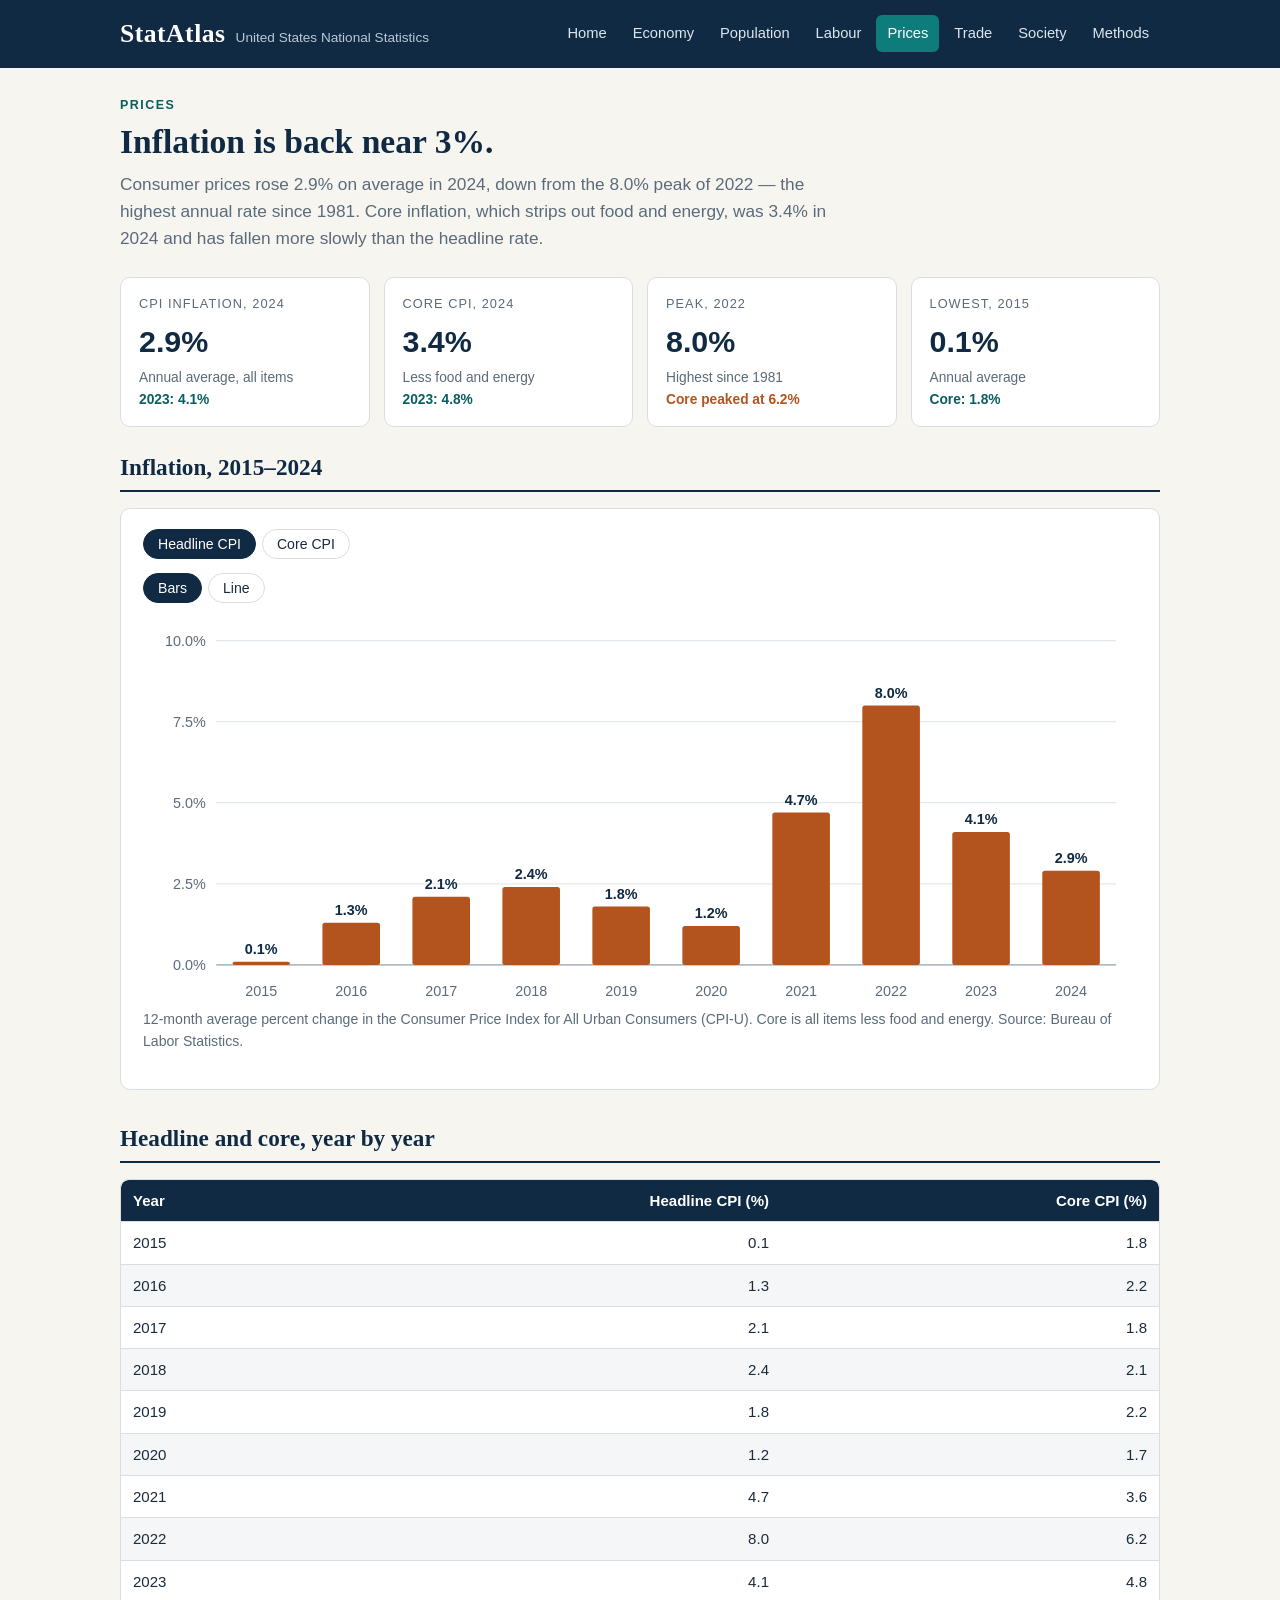
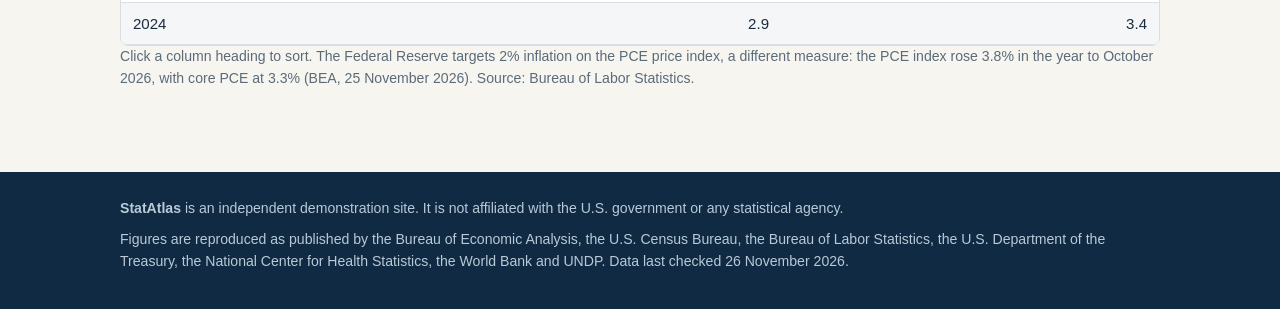
<file: app/prices.html>
<!DOCTYPE html>
<html lang="en">
<head>
<meta charset="utf-8">
<meta name="viewport" content="width=device-width, initial-scale=1">
<title>Prices — StatAtlas: United States National Statistics</title>
<meta name="description" content="United States consumer price inflation, headline and core, from the post-pandemic peak to today. Real published figures from the BLS.">
<link rel="stylesheet" href="css/style.css">
</head>
<body>
<header class="site-header">
  <div class="header-inner">
    <a class="wordmark" href="index.html"><strong>StatAtlas</strong><span>United States National Statistics</span></a>
    <button id="navToggle" aria-expanded="false" aria-controls="siteNav">Menu</button>
    <nav id="siteNav" aria-label="Sections">
      <ul>
        <li><a href="index.html">Home</a></li>
        <li><a href="economy.html">Economy</a></li>
        <li><a href="population.html">Population</a></li>
        <li><a href="labour.html">Labour</a></li>
        <li><a class="current" href="prices.html">Prices</a></li>
        <li><a href="trade.html">Trade</a></li>
        <li><a href="society.html">Society</a></li>
        <li><a href="methods.html">Methods</a></li>
      </ul>
    </nav>
  </div>
</header>

<main class="wrap">
  <div class="hero">
    <p class="eyebrow">Prices</p>
    <h1>Inflation is back near 3%.</h1>
    <p class="lede">Consumer prices rose 2.9% on average in 2024, down from the 8.0%
    peak of 2022 — the highest annual rate since 1981. Core inflation,
    which strips out food and energy, was 3.4% in 2024 and has fallen more
    slowly than the headline rate.</p>
  </div>

  <div class="kpis">
    <div class="kpi">
      <div class="k-label">CPI inflation, 2024</div>
      <div class="k-value">2.9%</div>
      <div class="k-sub">Annual average, all items</div>
      <div class="k-delta">2023: 4.1%</div>
    </div>
    <div class="kpi">
      <div class="k-label">Core CPI, 2024</div>
      <div class="k-value">3.4%</div>
      <div class="k-sub">Less food and energy</div>
      <div class="k-delta">2023: 4.8%</div>
    </div>
    <div class="kpi">
      <div class="k-label">Peak, 2022</div>
      <div class="k-value">8.0%</div>
      <div class="k-sub">Highest since 1981</div>
      <div class="k-delta down">Core peaked at 6.2%</div>
    </div>
    <div class="kpi">
      <div class="k-label">Lowest, 2015</div>
      <div class="k-value">0.1%</div>
      <div class="k-sub">Annual average</div>
      <div class="k-delta">Core: 1.8%</div>
    </div>
  </div>

  <section>
    <h2>Inflation, 2015–2024</h2>
    <div class="panel">
      <div class="seg" role="group" aria-label="Choose a series">
        <button class="seg-btn active" data-chart-target="cpiChart" data-series="cpiHeadline">Headline CPI</button>
        <button class="seg-btn" data-chart-target="cpiChart" data-series="cpiCore">Core CPI</button>
      </div>
      <div class="seg" role="group" aria-label="Choose a chart type">
        <button class="seg-btn active" data-chart-target="cpiChart" data-kind="bar">Bars</button>
        <button class="seg-btn" data-chart-target="cpiChart" data-kind="line">Line</button>
      </div>
      <div class="chart" id="cpiChart" data-chart="bar" data-series="cpiHeadline" data-aria="CPI inflation chart"></div>
      <p class="note">12-month average percent change in the Consumer Price Index for All
      Urban Consumers (CPI-U). Core is all items less food and energy.
      Source: Bureau of Labor Statistics.</p>
    </div>
  </section>

  <section>
    <h2>Headline and core, year by year</h2>
    <div class="table-wrap">
      <table class="sortable">
        <thead>
          <tr>
            <th data-sort="0" data-type="number">Year</th>
            <th data-sort="1" data-type="number" class="num">Headline CPI (%)</th>
            <th data-sort="2" data-type="number" class="num">Core CPI (%)</th>
          </tr>
        </thead>
        <tbody>
          <tr><td>2015</td><td class="num">0.1</td><td class="num">1.8</td></tr>
          <tr><td>2016</td><td class="num">1.3</td><td class="num">2.2</td></tr>
          <tr><td>2017</td><td class="num">2.1</td><td class="num">1.8</td></tr>
          <tr><td>2018</td><td class="num">2.4</td><td class="num">2.1</td></tr>
          <tr><td>2019</td><td class="num">1.8</td><td class="num">2.2</td></tr>
          <tr><td>2020</td><td class="num">1.2</td><td class="num">1.7</td></tr>
          <tr><td>2021</td><td class="num">4.7</td><td class="num">3.6</td></tr>
          <tr><td>2022</td><td class="num">8.0</td><td class="num">6.2</td></tr>
          <tr><td>2023</td><td class="num">4.1</td><td class="num">4.8</td></tr>
          <tr><td>2024</td><td class="num">2.9</td><td class="num">3.4</td></tr>
        </tbody>
      </table>
    </div>
    <p class="note">Click a column heading to sort. The Federal Reserve targets 2%
    inflation on the PCE price index, a different measure: the PCE index rose
    3.8% in the year to October 2026, with core PCE at 3.3% (BEA, 25 November
    2026). Source: Bureau of Labor Statistics.</p>
  </section>
</main>

<footer class="site-footer">
  <div class="footer-inner">
    <p><strong>StatAtlas</strong> is an independent demonstration site. It is not
    affiliated with the U.S. government or any statistical agency.</p>
    <p>Figures are reproduced as published by the Bureau of Economic Analysis, the
    U.S. Census Bureau, the Bureau of Labor Statistics, the U.S. Department of the
    Treasury, the National Center for Health Statistics, the World Bank and UNDP.
    Data last checked <span data-updated>26 November 2026</span>.</p>
  </div>
</footer>

<script src="js/data.js"></script>
<script src="js/charts.js"></script>
<script src="js/app.js"></script>
</body>
</html>
</file>
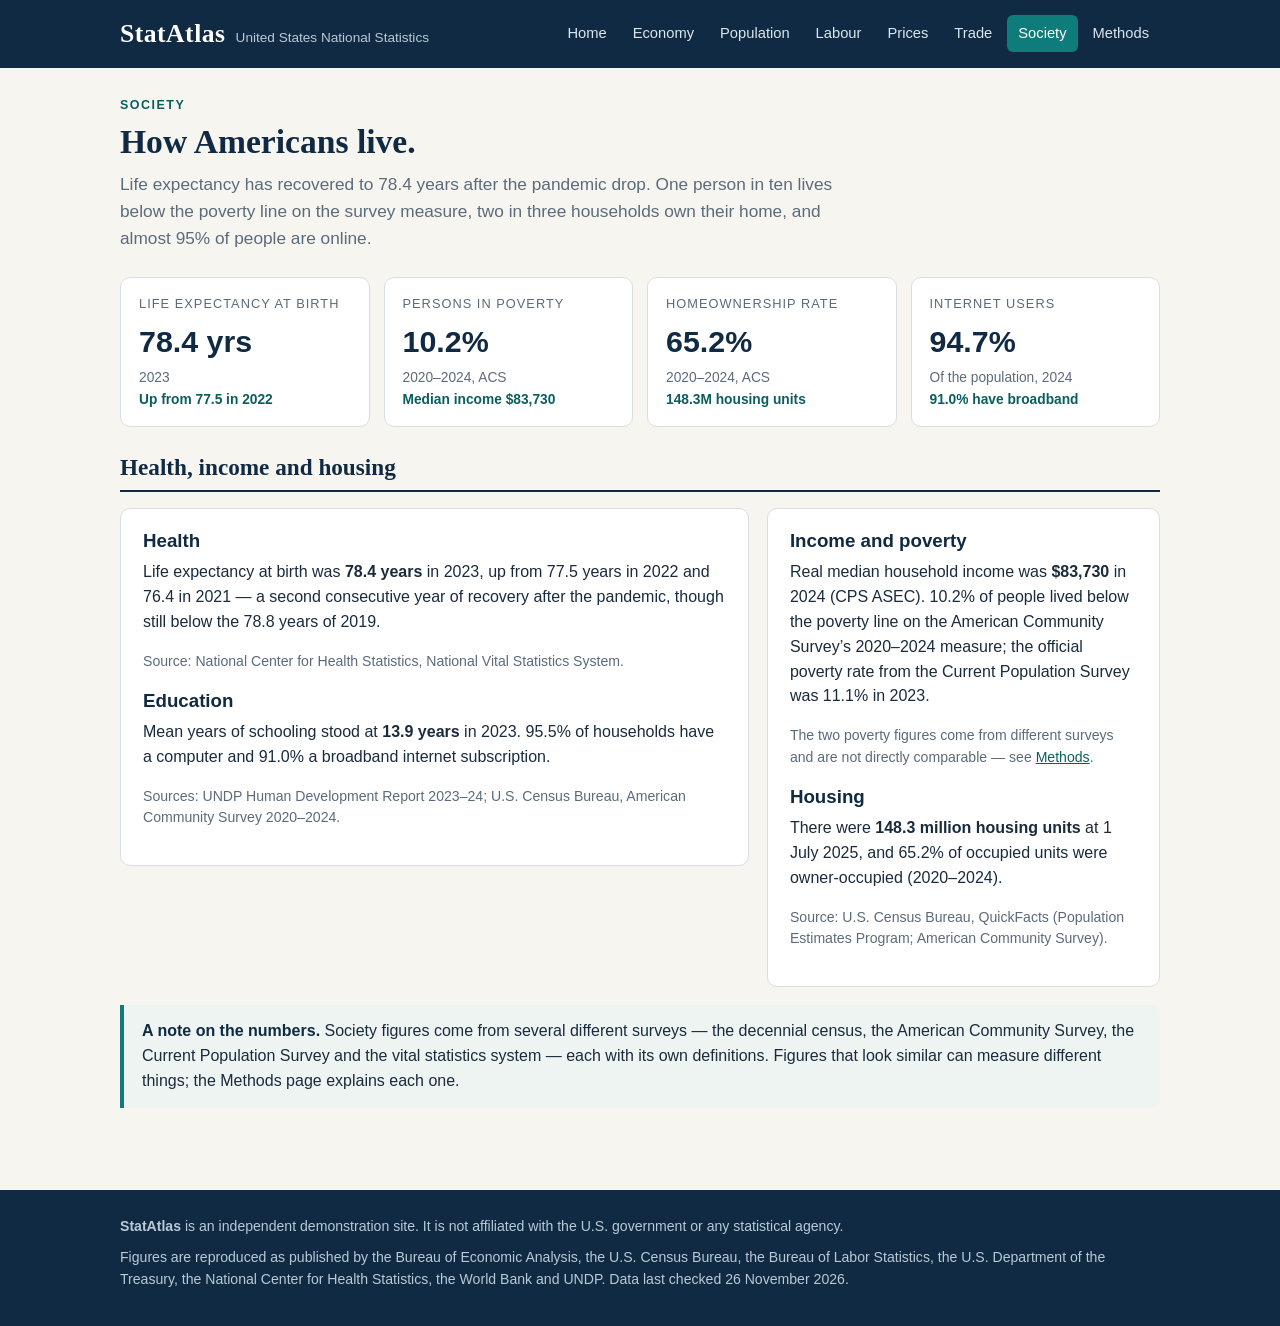
<file: app/society.html>
<!DOCTYPE html>
<html lang="en">
<head>
<meta charset="utf-8">
<meta name="viewport" content="width=device-width, initial-scale=1">
<title>Society — StatAtlas: United States National Statistics</title>
<meta name="description" content="United States society in numbers: life expectancy, poverty, housing, education and connectivity. Real published figures.">
<link rel="stylesheet" href="css/style.css">
</head>
<body>
<header class="site-header">
  <div class="header-inner">
    <a class="wordmark" href="index.html"><strong>StatAtlas</strong><span>United States National Statistics</span></a>
    <button id="navToggle" aria-expanded="false" aria-controls="siteNav">Menu</button>
    <nav id="siteNav" aria-label="Sections">
      <ul>
        <li><a href="index.html">Home</a></li>
        <li><a href="economy.html">Economy</a></li>
        <li><a href="population.html">Population</a></li>
        <li><a href="labour.html">Labour</a></li>
        <li><a href="prices.html">Prices</a></li>
        <li><a href="trade.html">Trade</a></li>
        <li><a class="current" href="society.html">Society</a></li>
        <li><a href="methods.html">Methods</a></li>
      </ul>
    </nav>
  </div>
</header>

<main class="wrap">
  <div class="hero">
    <p class="eyebrow">Society</p>
    <h1>How Americans live.</h1>
    <p class="lede">Life expectancy has recovered to 78.4 years after the pandemic drop.
    One person in ten lives below the poverty line on the survey measure,
    two in three households own their home, and almost 95% of people are
    online.</p>
  </div>

  <div class="kpis">
    <div class="kpi">
      <div class="k-label">Life expectancy at birth</div>
      <div class="k-value">78.4 yrs</div>
      <div class="k-sub">2023</div>
      <div class="k-delta">Up from 77.5 in 2022</div>
    </div>
    <div class="kpi">
      <div class="k-label">Persons in poverty</div>
      <div class="k-value">10.2%</div>
      <div class="k-sub">2020–2024, ACS</div>
      <div class="k-delta">Median income $83,730</div>
    </div>
    <div class="kpi">
      <div class="k-label">Homeownership rate</div>
      <div class="k-value">65.2%</div>
      <div class="k-sub">2020–2024, ACS</div>
      <div class="k-delta">148.3M housing units</div>
    </div>
    <div class="kpi">
      <div class="k-label">Internet users</div>
      <div class="k-value">94.7%</div>
      <div class="k-sub">Of the population, 2024</div>
      <div class="k-delta">91.0% have broadband</div>
    </div>
  </div>

  <section>
    <h2>Health, income and housing</h2>
    <div class="grid-2">
      <div class="panel">
        <h3>Health</h3>
        <p>Life expectancy at birth was <strong>78.4 years</strong> in 2023,
        up from 77.5 years in 2022 and 76.4 in 2021 — a second consecutive year
        of recovery after the pandemic, though still below the 78.8 years of 2019.</p>
        <p class="note">Source: National Center for Health Statistics, National
        Vital Statistics System.</p>
        <h3>Education</h3>
        <p>Mean years of schooling stood at <strong>13.9 years</strong> in 2023.
        95.5% of households have a computer and 91.0% a broadband internet
        subscription.</p>
        <p class="note">Sources: UNDP Human Development Report 2023–24; U.S.
        Census Bureau, American Community Survey 2020–2024.</p>
      </div>
      <div class="panel">
        <h3>Income and poverty</h3>
        <p>Real median household income was <strong>$83,730</strong> in 2024
        (CPS ASEC). 10.2% of people lived below the poverty line on the
        American Community Survey&rsquo;s 2020–2024 measure; the official
        poverty rate from the Current Population Survey was 11.1% in 2023.</p>
        <p class="note">The two poverty figures come from different surveys and
        are not directly comparable — see <a href="methods.html">Methods</a>.</p>
        <h3>Housing</h3>
        <p>There were <strong>148.3 million housing units</strong> at 1 July 2025,
        and 65.2% of occupied units were owner-occupied (2020–2024).</p>
        <p class="note">Source: U.S. Census Bureau, QuickFacts (Population
        Estimates Program; American Community Survey).</p>
      </div>
    </div>
    <div class="callout">
      <strong>A note on the numbers.</strong> Society figures come from several
      different surveys — the decennial census, the American Community Survey,
      the Current Population Survey and the vital statistics system — each with
      its own definitions. Figures that look similar can measure different
      things; the Methods page explains each one.
    </div>
  </section>
</main>

<footer class="site-footer">
  <div class="footer-inner">
    <p><strong>StatAtlas</strong> is an independent demonstration site. It is not
    affiliated with the U.S. government or any statistical agency.</p>
    <p>Figures are reproduced as published by the Bureau of Economic Analysis, the
    U.S. Census Bureau, the Bureau of Labor Statistics, the U.S. Department of the
    Treasury, the National Center for Health Statistics, the World Bank and UNDP.
    Data last checked <span data-updated>26 November 2026</span>.</p>
  </div>
</footer>

<script src="js/data.js"></script>
<script src="js/charts.js"></script>
<script src="js/app.js"></script>
</body>
</html>
</file>
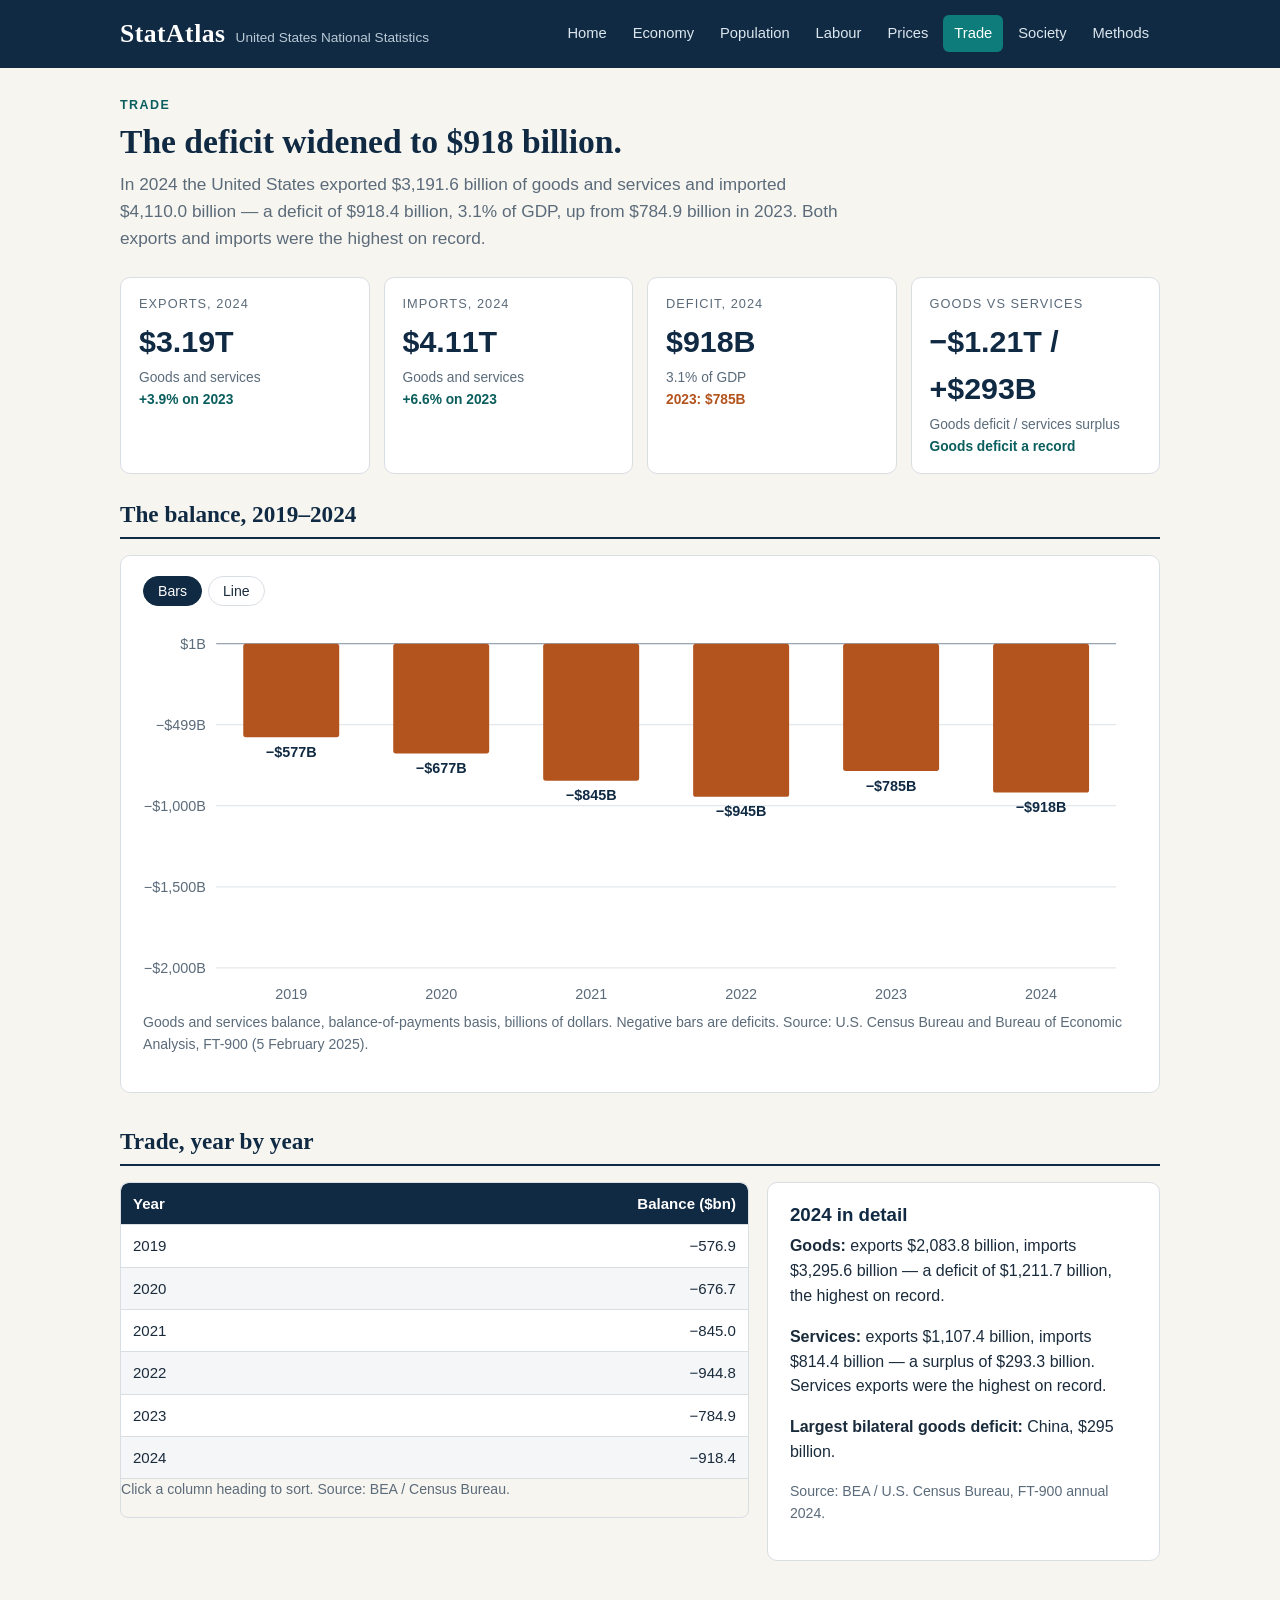
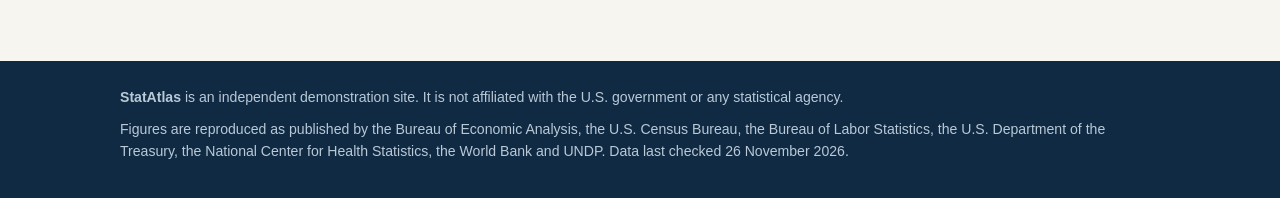
<file: app/trade.html>
<!DOCTYPE html>
<html lang="en">
<head>
<meta charset="utf-8">
<meta name="viewport" content="width=device-width, initial-scale=1">
<title>Trade — StatAtlas: United States National Statistics</title>
<meta name="description" content="United States exports, imports and the trade deficit, in goods and in services. Real published figures from the BEA and the Census Bureau.">
<link rel="stylesheet" href="css/style.css">
</head>
<body>
<header class="site-header">
  <div class="header-inner">
    <a class="wordmark" href="index.html"><strong>StatAtlas</strong><span>United States National Statistics</span></a>
    <button id="navToggle" aria-expanded="false" aria-controls="siteNav">Menu</button>
    <nav id="siteNav" aria-label="Sections">
      <ul>
        <li><a href="index.html">Home</a></li>
        <li><a href="economy.html">Economy</a></li>
        <li><a href="population.html">Population</a></li>
        <li><a href="labour.html">Labour</a></li>
        <li><a href="prices.html">Prices</a></li>
        <li><a class="current" href="trade.html">Trade</a></li>
        <li><a href="society.html">Society</a></li>
        <li><a href="methods.html">Methods</a></li>
      </ul>
    </nav>
  </div>
</header>

<main class="wrap">
  <div class="hero">
    <p class="eyebrow">Trade</p>
    <h1>The deficit widened to $918 billion.</h1>
    <p class="lede">In 2024 the United States exported $3,191.6 billion of goods and
    services and imported $4,110.0 billion — a deficit of $918.4 billion,
    3.1% of GDP, up from $784.9 billion in 2023. Both exports and imports
    were the highest on record.</p>
  </div>

  <div class="kpis">
    <div class="kpi">
      <div class="k-label">Exports, 2024</div>
      <div class="k-value">$3.19T</div>
      <div class="k-sub">Goods and services</div>
      <div class="k-delta">+3.9% on 2023</div>
    </div>
    <div class="kpi">
      <div class="k-label">Imports, 2024</div>
      <div class="k-value">$4.11T</div>
      <div class="k-sub">Goods and services</div>
      <div class="k-delta">+6.6% on 2023</div>
    </div>
    <div class="kpi">
      <div class="k-label">Deficit, 2024</div>
      <div class="k-value">$918B</div>
      <div class="k-sub">3.1% of GDP</div>
      <div class="k-delta down">2023: $785B</div>
    </div>
    <div class="kpi">
      <div class="k-label">Goods vs services</div>
      <div class="k-value">−$1.21T / +$293B</div>
      <div class="k-sub">Goods deficit / services surplus</div>
      <div class="k-delta">Goods deficit a record</div>
    </div>
  </div>

  <section>
    <h2>The balance, 2019–2024</h2>
    <div class="panel">
      <div class="seg" role="group" aria-label="Choose a chart type">
        <button class="seg-btn active" data-chart-target="tradeChart" data-kind="bar">Bars</button>
        <button class="seg-btn" data-chart-target="tradeChart" data-kind="line">Line</button>
      </div>
      <div class="chart" id="tradeChart" data-chart="bar" data-series="tradeBalance" data-aria="Trade balance chart"></div>
      <p class="note">Goods and services balance, balance-of-payments basis, billions of
      dollars. Negative bars are deficits. Source: U.S. Census Bureau and Bureau
      of Economic Analysis, FT-900 (5 February 2025).</p>
    </div>
  </section>

  <section>
    <h2>Trade, year by year</h2>
    <div class="grid-2">
      <div class="table-wrap">
        <table class="sortable">
          <thead>
            <tr>
              <th data-sort="0" data-type="number">Year</th>
              <th data-sort="1" data-type="number" class="num">Balance ($bn)</th>
            </tr>
          </thead>
          <tbody>
            <tr><td>2019</td><td class="num">−576.9</td></tr>
            <tr><td>2020</td><td class="num">−676.7</td></tr>
            <tr><td>2021</td><td class="num">−845.0</td></tr>
            <tr><td>2022</td><td class="num">−944.8</td></tr>
            <tr><td>2023</td><td class="num">−784.9</td></tr>
            <tr><td>2024</td><td class="num">−918.4</td></tr>
          </tbody>
        </table>
        <p class="note">Click a column heading to sort. Source: BEA / Census Bureau.</p>
      </div>
      <div class="panel">
        <h3>2024 in detail</h3>
        <p><strong>Goods:</strong> exports $2,083.8 billion, imports $3,295.6
        billion — a deficit of $1,211.7 billion, the highest on record.</p>
        <p><strong>Services:</strong> exports $1,107.4 billion, imports $814.4
        billion — a surplus of $293.3 billion. Services exports were the
        highest on record.</p>
        <p><strong>Largest bilateral goods deficit:</strong> China, $295 billion.</p>
        <p class="note">Source: BEA / U.S. Census Bureau, FT-900 annual 2024.</p>
      </div>
    </div>
  </section>
</main>

<footer class="site-footer">
  <div class="footer-inner">
    <p><strong>StatAtlas</strong> is an independent demonstration site. It is not
    affiliated with the U.S. government or any statistical agency.</p>
    <p>Figures are reproduced as published by the Bureau of Economic Analysis, the
    U.S. Census Bureau, the Bureau of Labor Statistics, the U.S. Department of the
    Treasury, the National Center for Health Statistics, the World Bank and UNDP.
    Data last checked <span data-updated>26 November 2026</span>.</p>
  </div>
</footer>

<script src="js/data.js"></script>
<script src="js/charts.js"></script>
<script src="js/app.js"></script>
</body>
</html>
</file>
<file: app/css/style.css>
/* StatAtlas USA — original design. System fonts only: the site makes no
   network requests, so nothing is loaded from outside these files. */
:root {
  --navy: #102a43;
  --navy-2: #1b3a57;
  --teal: #0e7c7b;
  --teal-dark: #0a5e5d;
  --amber: #d98e00;
  --rust: #b3541e;
  --paper: #f7f5f0;
  --card: #ffffff;
  --ink: #1a2b3c;
  --muted: #5b6b7a;
  --line: #d9dee3;
  --radius: 10px;
}
* { box-sizing: border-box; }
html { -webkit-text-size-adjust: 100%; }
body {
  margin: 0;
  font-family: -apple-system, BlinkMacSystemFont, "Segoe UI", Roboto, "Helvetica Neue", Arial, sans-serif;
  color: var(--ink);
  background: var(--paper);
  line-height: 1.55;
}
a { color: var(--teal-dark); }
a:hover { text-decoration: none; }
h1, h2, h3 { line-height: 1.25; margin: 0 0 .5rem; }
p { margin: 0 0 1rem; }

/* ---------- header ---------- */
.site-header { background: var(--navy); color: #fff; }
.header-inner {
  max-width: 1080px; margin: 0 auto; padding: 14px 20px;
  display: flex; align-items: center; gap: 18px; flex-wrap: wrap;
}
.wordmark { text-decoration: none; color: #fff; display: flex; align-items: baseline; gap: 10px; }
.wordmark strong {
  font-family: Georgia, "Times New Roman", serif;
  font-size: 1.6rem; letter-spacing: .02em;
}
.wordmark span { font-size: .85rem; color: #b9c9d6; }
#navToggle {
  display: none; margin-left: auto; background: var(--navy-2); color: #fff;
  border: 1px solid #3a5a76; border-radius: 6px; padding: 8px 12px;
  font-size: .95rem; cursor: pointer;
}
#siteNav { margin-left: auto; }
#siteNav ul { list-style: none; margin: 0; padding: 0; display: flex; gap: 4px; flex-wrap: wrap; }
#siteNav a {
  color: #dbe6ee; text-decoration: none; font-size: .92rem;
  padding: 7px 11px; border-radius: 6px; display: block;
}
#siteNav a:hover { background: var(--navy-2); color: #fff; }
#siteNav a.current { background: var(--teal); color: #fff; }

/* ---------- layout ---------- */
.wrap { max-width: 1080px; margin: 0 auto; padding: 28px 20px 48px; }
.hero { margin-bottom: 26px; }
.hero h1 { font-family: Georgia, "Times New Roman", serif; font-size: 2.1rem; color: var(--navy); }
.hero .lede { font-size: 1.08rem; color: var(--muted); max-width: 720px; }
.eyebrow {
  text-transform: uppercase; letter-spacing: .12em; font-size: .78rem;
  font-weight: 700; color: var(--teal-dark); margin-bottom: 6px;
}
section { margin-bottom: 34px; }
section > h2 {
  font-family: Georgia, "Times New Roman", serif; font-size: 1.45rem;
  color: var(--navy); border-bottom: 2px solid var(--navy);
  padding-bottom: 8px; margin-bottom: 16px;
}
section > h3 { color: var(--navy); font-size: 1.1rem; margin-top: 22px; }
.note { font-size: .88rem; color: var(--muted); }
.source { font-size: .82rem; color: var(--muted); border-top: 1px solid var(--line); padding-top: 10px; }
.callout {
  background: #eef4f2; border-left: 4px solid var(--teal);
  padding: 14px 18px; border-radius: 0 8px 8px 0; margin: 0 0 18px;
}
.callout strong { color: var(--navy); }

/* ---------- KPI cards ---------- */
.kpis { display: grid; grid-template-columns: repeat(4, 1fr); gap: 14px; margin-bottom: 26px; }
.kpi {
  background: var(--card); border: 1px solid var(--line); border-radius: var(--radius);
  padding: 16px 18px;
}
.kpi .k-label { font-size: .8rem; text-transform: uppercase; letter-spacing: .08em; color: var(--muted); }
.kpi .k-value { font-size: 1.9rem; font-weight: 800; color: var(--navy); margin: 4px 0 2px; }
.kpi .k-sub { font-size: .86rem; color: var(--muted); }
.kpi .k-delta { font-size: .86rem; font-weight: 700; color: var(--teal-dark); }
.kpi .k-delta.down { color: var(--rust); }

/* ---------- panels & charts ---------- */
.panel {
  background: var(--card); border: 1px solid var(--line);
  border-radius: var(--radius); padding: 20px 22px; margin-bottom: 18px;
}
.panel h3 { margin-top: 0; color: var(--navy); }
.grid-2 { display: grid; grid-template-columns: 1.6fr 1fr; gap: 18px; align-items: start; }
.grid-2-equal { display: grid; grid-template-columns: 1fr 1fr; gap: 18px; align-items: start; }
.chart { width: 100%; }
.chart svg { display: block; }
.legend { list-style: none; margin: 12px 0 0; padding: 0; font-size: .9rem; }
.legend li { margin-bottom: 6px; display: flex; gap: 8px; align-items: center; }
.legend .sw { width: 14px; height: 14px; border-radius: 3px; flex: none; }

/* segmented controls */
.seg { display: flex; gap: 6px; flex-wrap: wrap; margin: 0 0 14px; }
.seg-btn {
  border: 1px solid var(--line); background: #fff; color: var(--ink);
  border-radius: 999px; padding: 6px 14px; font-size: .88rem; cursor: pointer;
}
.seg-btn:hover { border-color: var(--teal); }
.seg-btn.active { background: var(--navy); border-color: var(--navy); color: #fff; }

/* ---------- tables ---------- */
table { width: 100%; border-collapse: collapse; font-size: .94rem; background: #fff; }
th, td { padding: 9px 12px; text-align: left; border-bottom: 1px solid var(--line); }
thead th { background: var(--navy); color: #fff; font-weight: 600; }
thead th:first-child { border-radius: 8px 0 0 0; }
thead th:last-child { border-radius: 0 8px 0 0; }
tbody tr:nth-child(even) { background: #f4f6f7; }
td.num, th.num { text-align: right; font-variant-numeric: tabular-nums; }
table.sortable th[data-sort] { cursor: pointer; user-select: none; }
table.sortable th[data-sort]:hover { background: var(--navy-2); }
table.sortable th.sorted::after { content: " ▲"; font-size: .7em; }
table.sortable th.sorted[data-dir="desc"]::after { content: " ▼"; }
.table-wrap { overflow-x: auto; border: 1px solid var(--line); border-radius: 8px; }
.table-wrap table { border: 0; }

/* filter input */
.filter-row { display: flex; gap: 10px; align-items: center; margin-bottom: 12px; flex-wrap: wrap; }
.filter-row input[type="search"] {
  padding: 9px 12px; border: 1px solid var(--line); border-radius: 8px;
  font-size: .95rem; min-width: 240px; background: #fff;
}
.filter-count { font-size: .88rem; color: var(--muted); }

/* releases list */
.releases { list-style: none; margin: 0; padding: 0; }
.releases li {
  display: flex; gap: 14px; padding: 12px 0; border-bottom: 1px solid var(--line);
}
.releases li:last-child { border-bottom: 0; }
.releases .r-date {
  flex: none; width: 92px; font-weight: 700; color: var(--navy); font-size: .9rem;
}
.releases .r-body { font-size: .95rem; }
.releases .r-body small { display: block; color: var(--muted); font-size: .84rem; }

/* ---------- footer ---------- */
.site-footer { background: var(--navy); color: #b9c9d6; font-size: .88rem; }
.footer-inner { max-width: 1080px; margin: 0 auto; padding: 26px 20px; }
.site-footer a { color: #dbe6ee; }
.site-footer p { margin-bottom: .6rem; }

/* ---------- responsive ---------- */
@media (max-width: 860px) {
  .kpis { grid-template-columns: repeat(2, 1fr); }
  .grid-2, .grid-2-equal { grid-template-columns: 1fr; }
  #navToggle { display: block; }
  #siteNav { display: none; width: 100%; margin-left: 0; }
  #siteNav.open { display: block; }
  #siteNav ul { flex-direction: column; }
  .hero h1 { font-size: 1.7rem; }
  .releases .r-date { width: 78px; }
}
@media (max-width: 480px) {
  .kpis { grid-template-columns: 1fr; }
  .wrap { padding: 20px 14px 36px; }
}
</file>
